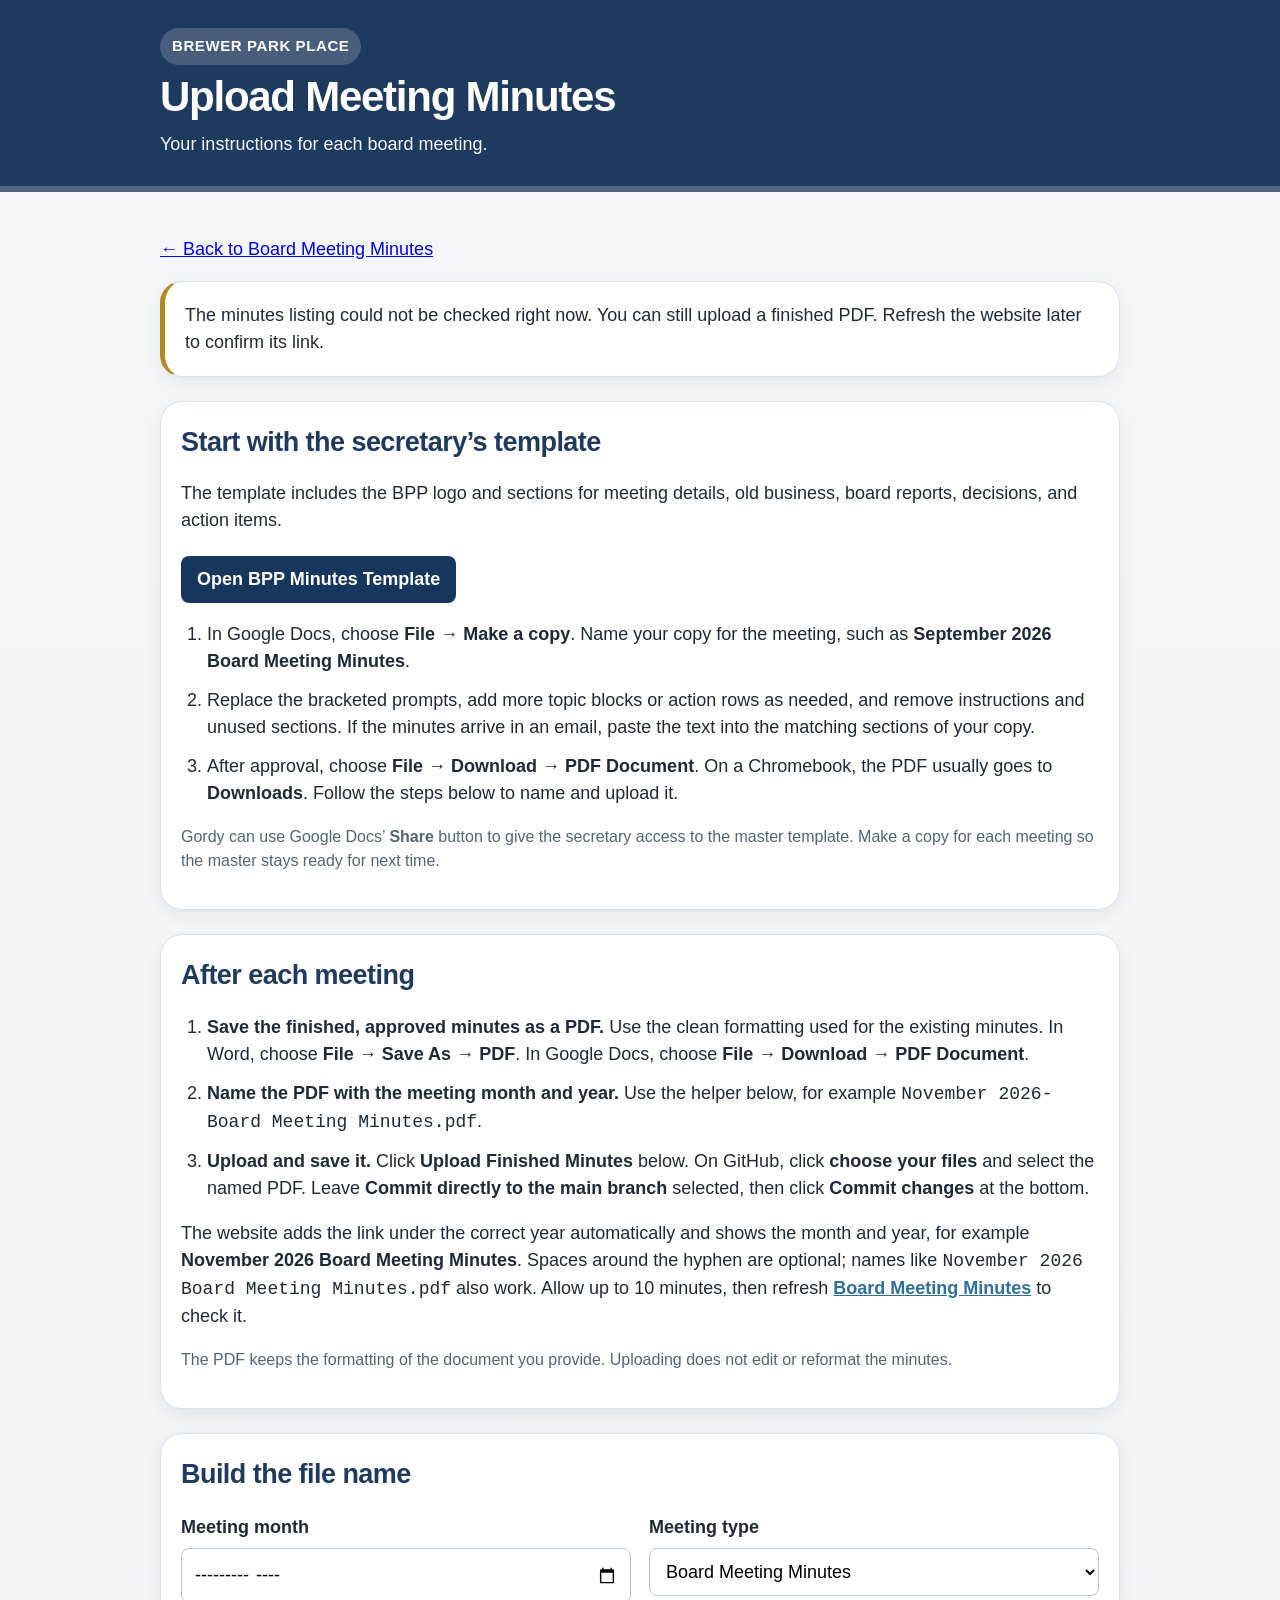
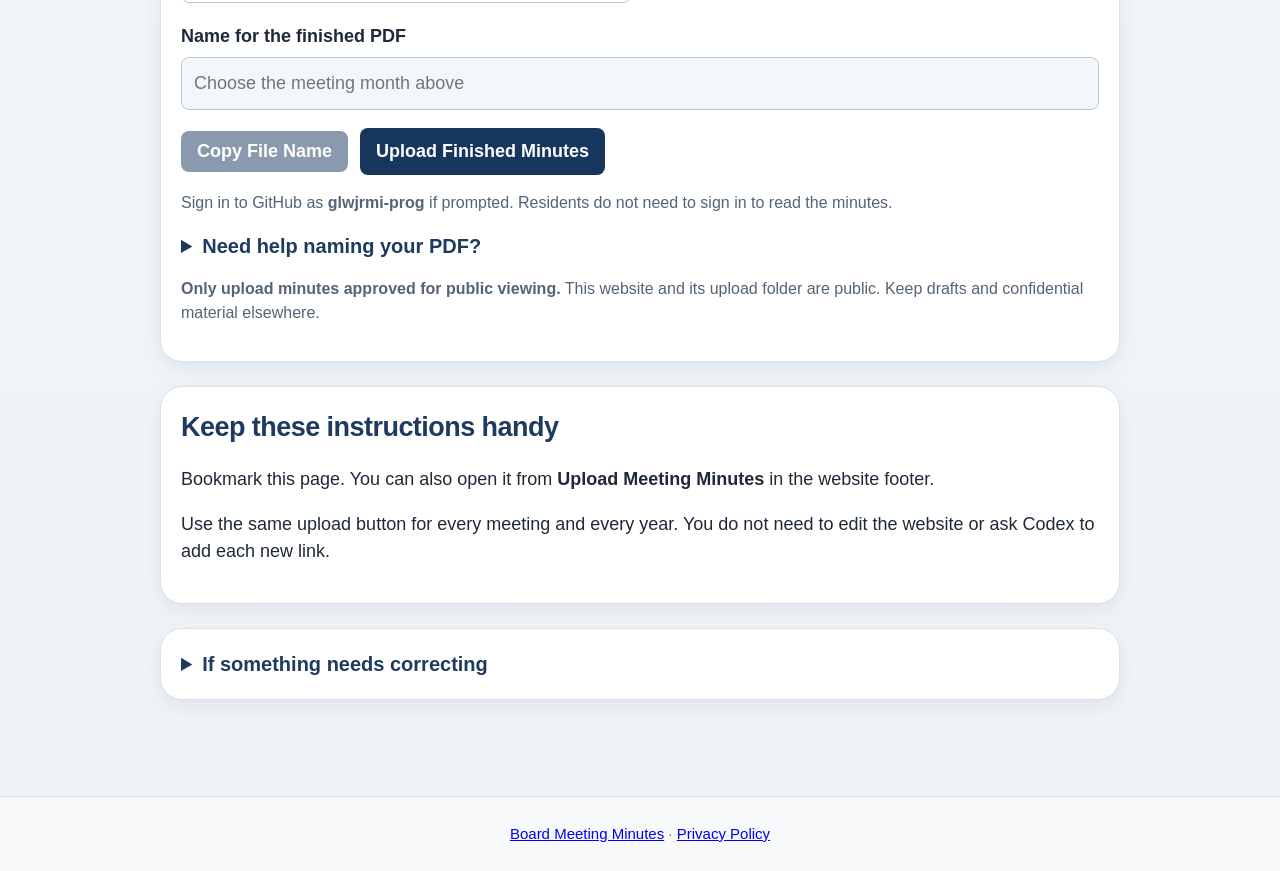
<file: minutes-upload.html>
<!DOCTYPE html>
<html lang="en">
<head>
  <meta charset="UTF-8">
  <meta name="viewport" content="width=device-width, initial-scale=1">
  <title>Upload Meeting Minutes | Brewer Park Place</title>
  <link rel="stylesheet" href="style.css?v=5">
  <style>
    .upload-header{min-height:0;background:#1f3a5f;padding:28px 24px}
    .upload-header .hero{display:block;max-width:960px}
    .upload-header h1{font-size:clamp(30px,4vw,42px)}
    .upload-header p{font-size:18px}
    .upload-main{max-width:1008px}
    .upload-main section{margin:24px 0}
    .upload-main h2{font-size:27px}
    .upload-main ol{padding-left:26px}
    .upload-main li{margin:12px 0}
    .upload-fields{display:grid;grid-template-columns:1fr 1fr;gap:18px;margin:20px 0}
    .upload-main label{display:block;font-weight:700;margin-bottom:7px}
    .upload-main input,.upload-main select,.upload-main textarea{width:100%;font:inherit;padding:12px;border:1px solid #b8c7d3;border-radius:8px;background:#fff}
    .upload-main input[readonly]{background:#f3f7fa}
    .upload-main button:disabled{opacity:.5;cursor:default;transform:none}
    .upload-main .actions{display:flex;flex-wrap:wrap;gap:12px;align-items:center;margin:14px 0}
    .upload-main .note{font-size:16px;color:#536476}
    .upload-main summary{cursor:pointer;font-size:20px;font-weight:700;color:#1f3a5f}
    .upload-main code{overflow-wrap:anywhere}
    .upload-main .status{border-left:5px solid #b78620}
    .upload-main .status.connected{border-left-color:#2f6b57}
    .upload-main [hidden]{display:none!important}
    @media(max-width:650px){.upload-fields{grid-template-columns:1fr}.upload-header{padding:24px 16px}}
    @media print{header,footer,.actions{display:none}.upload-main{padding:0}.card{box-shadow:none;break-inside:avoid}}
  </style>
  <script defer src="minutes-config.js?v=2"></script>
  <script defer src="minutes.js?v=4"></script>
  <script defer src="minutes-upload.js?v=3"></script>
</head>
<body>
<header class="upload-header">
  <div class="hero">
    <span class="brand-kicker">Brewer Park Place</span>
    <h1>Upload Meeting Minutes</h1>
    <p>Your instructions for each board meeting.</p>
  </div>
</header>
<main class="upload-main">
  <p><a href="index.html#meeting-minutes">← Back to Board Meeting Minutes</a></p>
  <div id="connectionStatus" class="card status" role="status" aria-live="polite">
    Upload approved PDFs to the website's minutes folder. The website organizes them by year.
  </div>
  <section class="card">
    <h2>Start with the secretary’s template</h2>
    <p>The template includes the BPP logo and sections for meeting details, old business, board reports, decisions, and action items.</p>
    <p><a class="button-link" href="https://docs.google.com/document/d/12zCRSy0Twe3Bu-HBk4Td_LLI7vwrVFLm2dMinVm70x4/edit" target="_blank" rel="noopener">Open BPP Minutes Template</a></p>
    <ol>
      <li>In Google Docs, choose <strong>File → Make a copy</strong>. Name your copy for the meeting, such as <strong>September 2026 Board Meeting Minutes</strong>.</li>
      <li>Replace the bracketed prompts, add more topic blocks or action rows as needed, and remove instructions and unused sections. If the minutes arrive in an email, paste the text into the matching sections of your copy.</li>
      <li>After approval, choose <strong>File → Download → PDF Document</strong>. On a Chromebook, the PDF usually goes to <strong>Downloads</strong>. Follow the steps below to name and upload it.</li>
    </ol>
    <p class="note">Gordy can use Google Docs’ <strong>Share</strong> button to give the secretary access to the master template. Make a copy for each meeting so the master stays ready for next time.</p>
  </section>
  <section class="card">
    <h2>After each meeting</h2>
    <ol>
      <li><strong>Save the finished, approved minutes as a PDF.</strong> Use the clean formatting used for the existing minutes. In Word, choose <strong>File → Save As → PDF</strong>. In Google Docs, choose <strong>File → Download → PDF Document</strong>.</li>
      <li><strong>Name the PDF with the meeting month and year.</strong> Use the helper below, for example <code>November 2026-Board Meeting Minutes.pdf</code>.</li>
      <li><strong>Upload and save it.</strong> Click <strong>Upload Finished Minutes</strong> below. On GitHub, click <strong>choose your files</strong> and select the named PDF. Leave <strong>Commit directly to the main branch</strong> selected, then click <strong>Commit changes</strong> at the bottom.</li>
    </ol>
    <p>The website adds the link under the correct year automatically and shows the month and year, for example <strong>November 2026 Board Meeting Minutes</strong>. Spaces around the hyphen are optional; names like <code>November 2026 Board Meeting Minutes.pdf</code> also work. Allow up to 10 minutes, then refresh <a href="index.html#meeting-minutes">Board Meeting Minutes</a> to check it.</p>
    <p class="note">The PDF keeps the formatting of the document you provide. Uploading does not edit or reformat the minutes.</p>
  </section>
  <section class="card">
    <h2>Build the file name</h2>
    <div class="upload-fields">
      <div><label for="meetingMonth">Meeting month</label><input id="meetingMonth" type="month" min="2000-01" max="2099-12"></div>
      <div><label for="meetingType">Meeting type</label><select id="meetingType"><option>Board Meeting Minutes</option><option>Annual Meeting Minutes</option><option>Special Meeting Minutes</option></select></div>
    </div>
    <label for="fileName">Name for the finished PDF</label>
    <input id="fileName" readonly placeholder="Choose the meeting month above">
    <div class="actions">
      <button class="button-link" id="copyFileName" type="button" disabled>Copy File Name</button>
      <a class="button-link" id="uploadFolder" href="https://github.com/glwjrmi-prog/brewer-park-place-condos/upload/main/minutes" target="_blank" rel="noopener">Upload Finished Minutes</a>
    </div>
    <p id="nameStatus" class="note" role="status" aria-live="polite"></p>
    <p class="note">Sign in to GitHub as <strong>glwjrmi-prog</strong> if prompted. Residents do not need to sign in to read the minutes.</p>
    <details>
      <summary>Need help naming your PDF?</summary>
      <p>Choose the month and meeting type above, then choose your finished PDF here. <strong>Save Named PDF Copy</strong> downloads an identical copy with the correct name. Upload that copy to GitHub.</p>
      <label for="finishedPdf">Finished, approved PDF</label>
      <input id="finishedPdf" type="file" accept=".pdf,application/pdf">
      <div class="actions"><button class="button-link" id="saveNamedPdf" type="button" disabled>Save Named PDF Copy</button></div>
      <p id="pdfStatus" class="note" role="status" aria-live="polite"></p>
    </details>
    <p class="note"><strong>Only upload minutes approved for public viewing.</strong> This website and its upload folder are public. Keep drafts and confidential material elsewhere.</p>
  </section>
  <section class="card">
    <h2>Keep these instructions handy</h2>
    <p>Bookmark this page. You can also open it from <strong>Upload Meeting Minutes</strong> in the website footer.</p>
    <p>Use the same upload button for every meeting and every year. You do not need to edit the website or ask Codex to add each new link.</p>
  </section>
  <section class="card">
    <details>
      <summary>If something needs correcting</summary>
      <p><strong>The new link is missing:</strong> wait up to 10 minutes, refresh the website, and check that the file is a PDF named with the meeting month and year, such as <code>November 2026-Board Meeting Minutes.pdf</code>. Click <a id="viewFiles" href="https://github.com/glwjrmi-prog/brewer-park-place-condos/tree/main/minutes" target="_blank" rel="noopener">View Uploaded Files</a> to confirm that GitHub saved it in the minutes folder.</p>
      <p><strong>Replace a PDF:</strong> upload the corrected PDF with the exact same file name, then click <strong>Commit changes</strong>. The existing link will open the corrected version after the website publishes.</p>
      <p><strong>Wrong month, year, or file name:</strong> save a correctly named PDF and upload it. In <strong>View Uploaded Files</strong>, open the incorrectly named file, choose <strong>Delete file</strong> from its menu, and commit that deletion.</p>
      <p class="note">Browser uploads must be smaller than 25 MiB. Deleted or replaced files can still have earlier versions in GitHub's history.</p>
    </details>
  </section>
</main>
<footer><a href="index.html#meeting-minutes">Board Meeting Minutes</a> · <a href="privacy.html">Privacy Policy</a></footer>
<!-- Cloudflare Web Analytics -->
<script type="module" src="https://static.cloudflareinsights.com/beacon.min.js" data-cf-beacon='{"token":"7044c015761f4064af6e8885f72cf62d"}'></script>
<!-- End Cloudflare Web Analytics -->
</body>
</html>
</file>
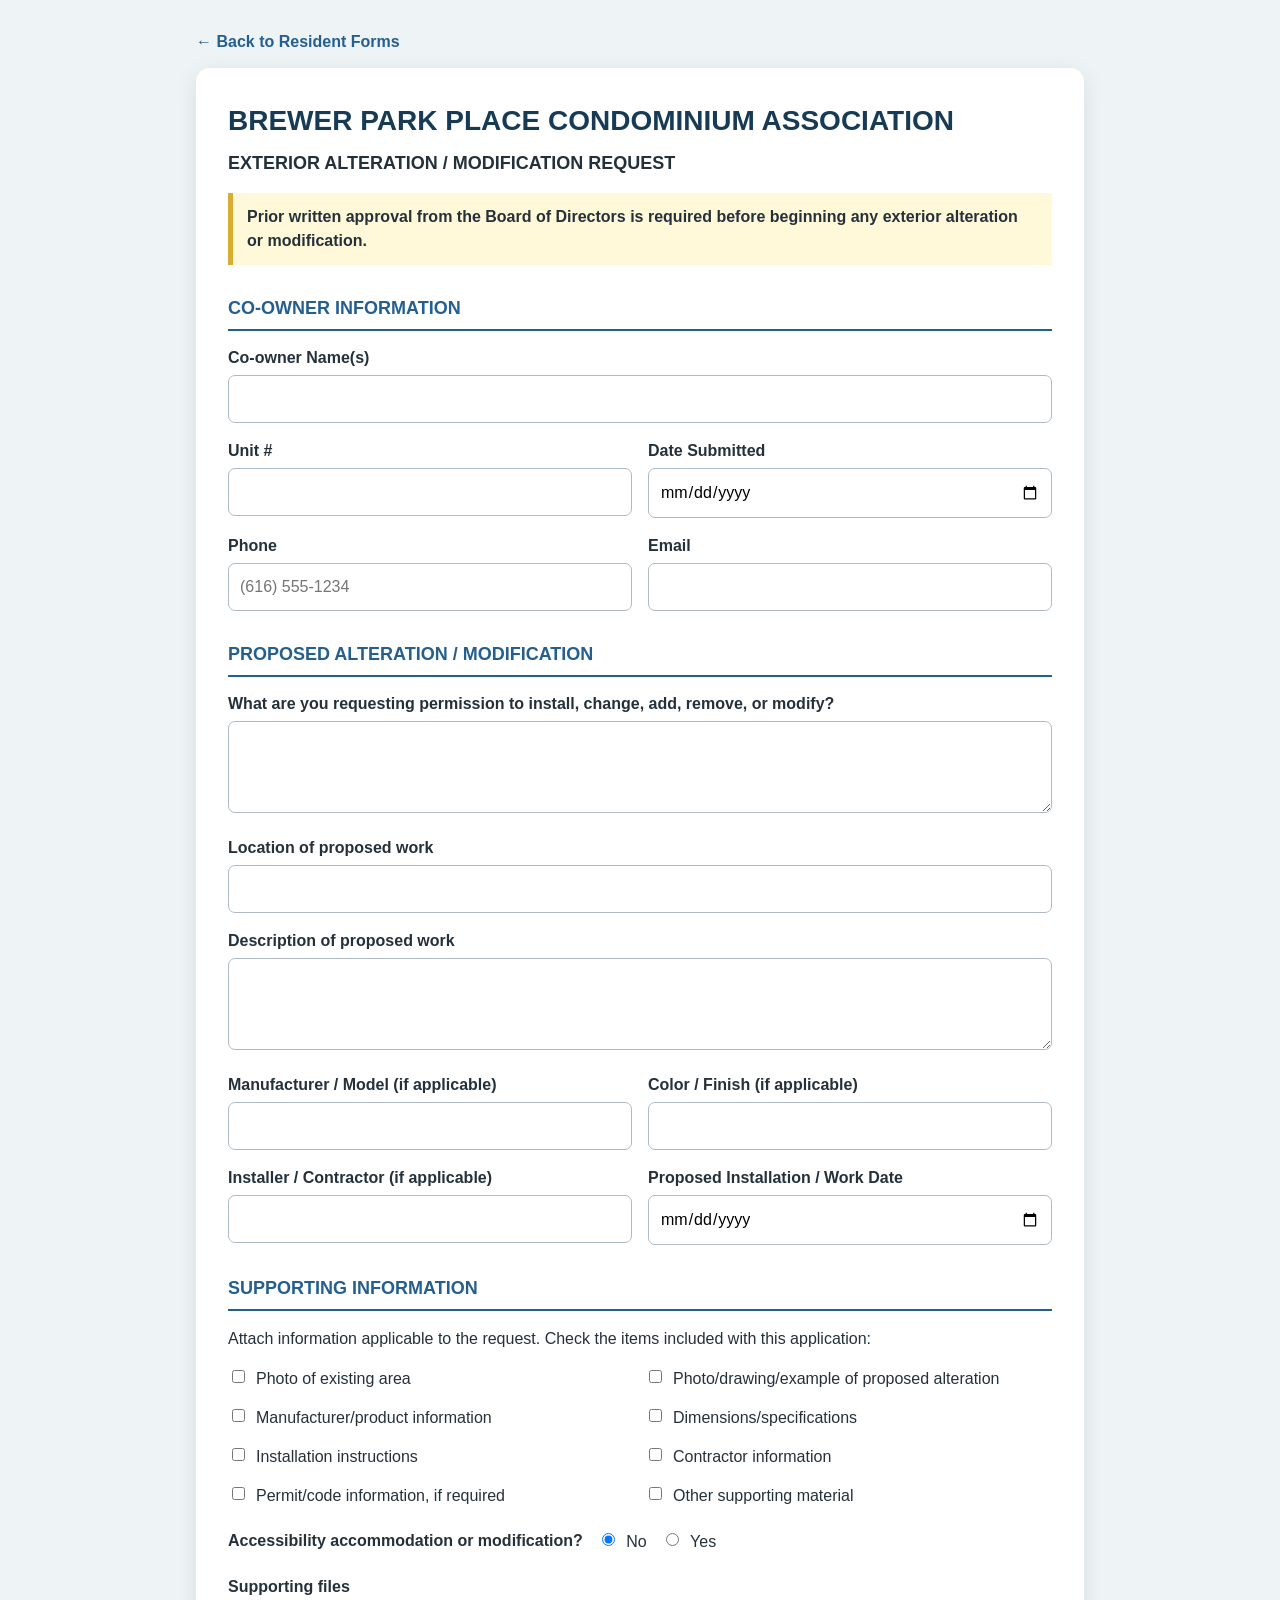
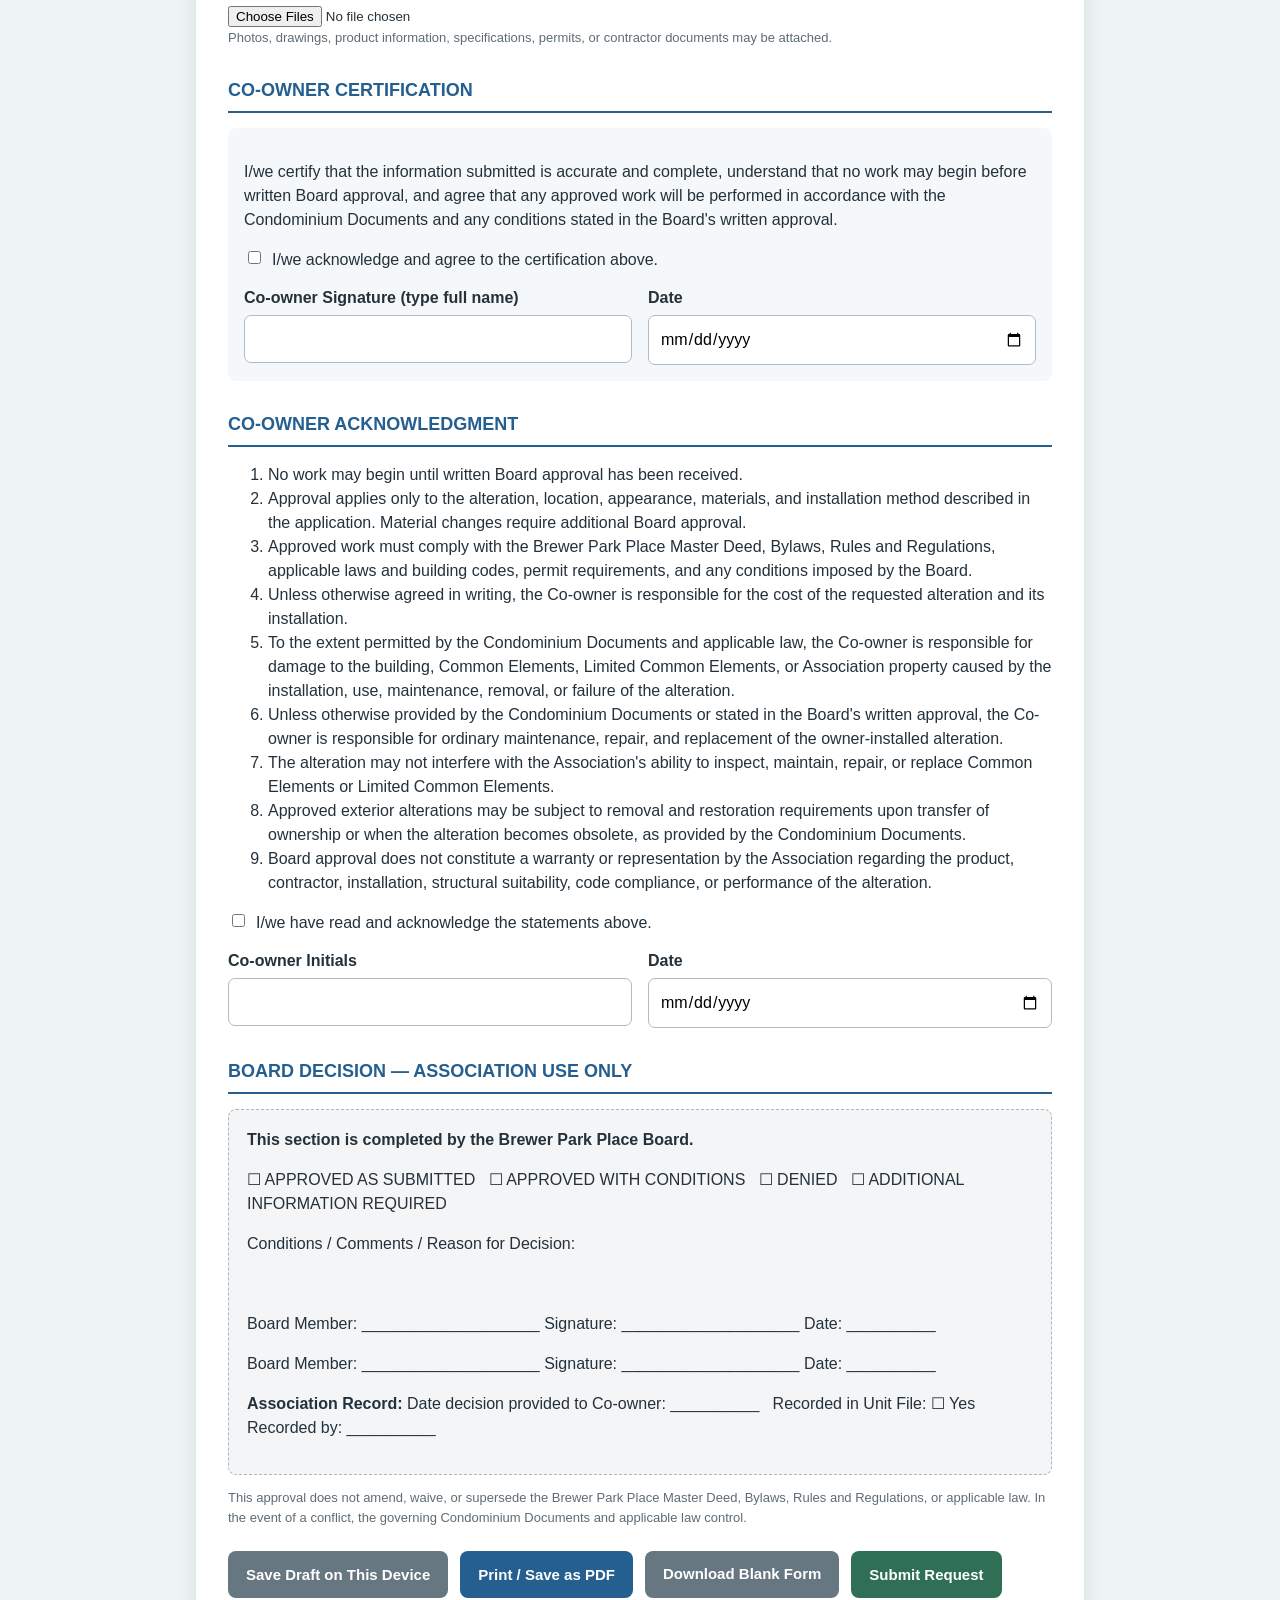
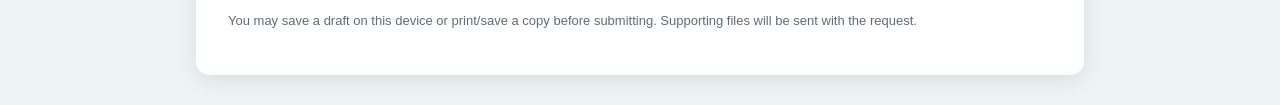
<file: modification-request.html>
<!DOCTYPE html>
<html lang="en">
<head>
<meta charset="UTF-8">
<meta name="viewport" content="width=device-width,initial-scale=1.0">
<title>Exterior Alteration / Modification Request | Brewer Park Place</title>
<style>
:root{--blue:#245f8f;--dark:#173a55;--line:#cfd8df;--soft:#f5f8fa;--text:#25313a;--green:#2f6f55}
*{box-sizing:border-box}body{margin:0;background:#eef3f6;color:var(--text);font-family:Arial,Helvetica,sans-serif;line-height:1.5}.wrap{max-width:920px;margin:30px auto;padding:0 16px}.sheet{background:white;border-radius:14px;box-shadow:0 5px 22px rgba(0,0,0,.09);padding:32px;margin-bottom:22px}h1{margin:0;color:var(--dark);font-size:28px}h2{font-size:18px;color:var(--blue);border-bottom:2px solid var(--blue);padding-bottom:7px;margin-top:30px}p.notice{background:#fff8d9;border-left:5px solid #d7ad32;padding:12px 14px}.grid{display:grid;grid-template-columns:1fr 1fr;gap:16px}.full{grid-column:1/-1}label{display:block;font-weight:700;margin-bottom:5px}input[type=text],input[type=email],input[type=tel],input[type=date],textarea{width:100%;padding:11px;border:1px solid #aebbc5;border-radius:7px;font:inherit}textarea{min-height:92px;resize:vertical}.checks{display:grid;grid-template-columns:1fr 1fr;gap:10px}.check{font-weight:400;display:flex;gap:8px;align-items:flex-start}.cert{background:var(--soft);padding:16px;border-radius:8px}.actions{display:flex;gap:12px;flex-wrap:wrap;margin-top:24px}.btn{display:inline-block;border:0;border-radius:8px;padding:12px 18px;background:var(--blue);color:white;text-decoration:none;font-weight:700;cursor:pointer;font-size:15px}.btn.secondary{background:#667782}.btn.green{background:var(--green)}.btn:disabled{opacity:.6;cursor:not-allowed}.help{font-size:13px;color:#5f6c75}.board{background:#f3f5f7;border:1px dashed #aab5bd;padding:18px;border-radius:8px}.status{display:none;margin-top:14px;padding:12px;border-radius:8px;background:#eaf4ee}.status.error{background:#fdecec;color:#8a1f1f}.back{display:inline-block;margin-bottom:14px;color:var(--blue);font-weight:700;text-decoration:none}.submitted-record{display:none;margin-top:14px;padding:12px 14px;border:1px solid #b8d7c5;background:#f3faf6;border-radius:8px}.submitted-record strong{color:#245a43}@media(max-width:650px){.grid,.checks{grid-template-columns:1fr}.sheet{padding:20px}.full{grid-column:auto}}
@media print{
@page{size:letter;margin:.35in .45in}
body{background:white;font-size:8.5pt;line-height:1.22;color:#000}.wrap{max-width:none;margin:0;padding:0}.sheet{box-shadow:none;border-radius:0;padding:0;margin:0}.actions,.back,.help.save-help,.status{display:none!important}.submitted-record{display:block!important;border:1px solid #777;background:white;padding:7px 9px;margin:7px 0 9px;break-inside:avoid}.submitted-record strong{color:#000}h1{font-size:15.5pt;line-height:1.1;margin:0 0 3px}h2{font-size:10pt;line-height:1.1;margin:10px 0 5px;padding-bottom:3px;border-bottom:1.5px solid #444}p{margin:4px 0}p.notice{background:white;border:1px solid #999;padding:6px 8px;margin:7px 0}.grid{gap:5px 9px}.full{grid-column:1/-1}label{font-size:8pt;margin-bottom:1px}input[type=text],input[type=email],input[type=tel],input[type=date],textarea{border:0;border-bottom:1px solid #777;border-radius:0;padding:1px 1px;background:white;color:#000;font-size:8.5pt;line-height:1.15}textarea{min-height:30px;height:30px;overflow:hidden}.checks{grid-template-columns:1fr 1fr;gap:2px 10px}.check{gap:4px;margin:0;font-size:8.25pt}.cert{background:white;border:1px solid #999;padding:7px 9px;break-inside:avoid}.cert .grid{margin-top:6px!important}ol{margin:4px 0 5px;padding-left:18px;font-size:7.7pt;line-height:1.17}ol li{margin:0 0 2px}.board{background:white;border:1px solid #999;padding:8px 10px;break-inside:avoid}.board p{margin:5px 0}.help{font-size:7.5pt;margin-top:5px}#attachments{font-size:8pt;padding:1px;border:0}.sheet>h2:nth-of-type(5){break-before:page}.sheet>h2:nth-of-type(5),.board{break-after:avoid}
}
</style>
</head>
<body>
<div class="wrap">
<a class="back" href="index.html#resident-forms">← Back to Resident Forms</a>
<form id="requestForm" enctype="multipart/form-data">
<div class="sheet">
<h1>BREWER PARK PLACE CONDOMINIUM ASSOCIATION</h1>
<h2 style="margin-top:8px;border:0;padding:0;color:#25313a">EXTERIOR ALTERATION / MODIFICATION REQUEST</h2>
<p class="notice"><strong>Prior written approval from the Board of Directors is required before beginning any exterior alteration or modification.</strong></p>
<div id="submittedRecord" class="submitted-record"><strong>SUBMITTED ELECTRONICALLY</strong><br><span id="submittedRecordText"></span></div>
<h2>CO-OWNER INFORMATION</h2>
<div class="grid">
<div class="full"><label for="owners">Co-owner Name(s)</label><input id="owners" name="fi-sender-fullName" type="text" required></div>
<div><label for="unit">Unit #</label><input id="unit" name="fi-text-unit" type="text" required></div>
<div><label for="dateSubmitted">Date Submitted</label><input id="dateSubmitted" name="fi-date-dateSubmitted" type="date" required></div>
<div><label for="phone">Phone</label><input id="phone" name="fi-text-phone" type="tel" placeholder="(616) 555-1234" required></div>
<div><label for="email">Email</label><input id="email" name="fi-sender-email" type="email" required></div>
</div>
<h2>PROPOSED ALTERATION / MODIFICATION</h2>
<div class="grid">
<div class="full"><label for="request">What are you requesting permission to install, change, add, remove, or modify?</label><textarea id="request" name="fi-text-request" required></textarea></div>
<div class="full"><label for="location">Location of proposed work</label><input id="location" name="fi-text-workLocation" type="text" required></div>
<div class="full"><label for="description">Description of proposed work</label><textarea id="description" name="fi-text-description" required></textarea></div>
<div><label for="manufacturer">Manufacturer / Model (if applicable)</label><input id="manufacturer" name="fi-text-manufacturerModel" type="text"></div>
<div><label for="finish">Color / Finish (if applicable)</label><input id="finish" name="fi-text-colorFinish" type="text"></div>
<div><label for="contractor">Installer / Contractor (if applicable)</label><input id="contractor" name="fi-text-installerContractor" type="text"></div>
<div><label for="workDate">Proposed Installation / Work Date</label><input id="workDate" name="fi-date-proposedWorkDate" type="date"></div>
</div>
<h2>SUPPORTING INFORMATION</h2>
<p>Attach information applicable to the request. Check the items included with this application:</p>
<div class="checks">
<label class="check"><input type="checkbox" name="fi-checkbox-support" value="Photo of existing area"> Photo of existing area</label>
<label class="check"><input type="checkbox" name="fi-checkbox-support" value="Photo/drawing/example of proposed alteration"> Photo/drawing/example of proposed alteration</label>
<label class="check"><input type="checkbox" name="fi-checkbox-support" value="Manufacturer/product information"> Manufacturer/product information</label>
<label class="check"><input type="checkbox" name="fi-checkbox-support" value="Dimensions/specifications"> Dimensions/specifications</label>
<label class="check"><input type="checkbox" name="fi-checkbox-support" value="Installation instructions"> Installation instructions</label>
<label class="check"><input type="checkbox" name="fi-checkbox-support" value="Contractor information"> Contractor information</label>
<label class="check"><input type="checkbox" name="fi-checkbox-support" value="Permit/code information"> Permit/code information, if required</label>
<label class="check"><input type="checkbox" name="fi-checkbox-support" value="Other supporting material"> Other supporting material</label>
</div>
<p><strong>Accessibility accommodation or modification?</strong> <label class="check" style="display:inline-flex;margin-left:10px"><input type="radio" name="fi-radio-accessibility" value="No" checked> No</label> <label class="check" style="display:inline-flex;margin-left:10px"><input type="radio" name="fi-radio-accessibility" value="Yes"> Yes</label></p>
<div><label for="attachments">Supporting files</label><input id="attachments" name="fi-file-attachments[]" type="file" multiple accept="image/*,.pdf,.doc,.docx"><div class="help">Photos, drawings, product information, specifications, permits, or contractor documents may be attached.</div></div>
<h2>CO-OWNER CERTIFICATION</h2>
<div class="cert"><p>I/we certify that the information submitted is accurate and complete, understand that no work may begin before written Board approval, and agree that any approved work will be performed in accordance with the Condominium Documents and any conditions stated in the Board's written approval.</p>
<label class="check"><input id="certify" name="fi-checkbox-certification" value="Acknowledged" type="checkbox" required> I/we acknowledge and agree to the certification above.</label>
<div class="grid" style="margin-top:14px"><div><label for="signature">Co-owner Signature (type full name)</label><input id="signature" name="fi-text-signature" type="text" required></div><div><label for="signatureDate">Date</label><input id="signatureDate" name="fi-date-signatureDate" type="date" required></div></div></div>
<h2>CO-OWNER ACKNOWLEDGMENT</h2>
<ol><li>No work may begin until written Board approval has been received.</li><li>Approval applies only to the alteration, location, appearance, materials, and installation method described in the application. Material changes require additional Board approval.</li><li>Approved work must comply with the Brewer Park Place Master Deed, Bylaws, Rules and Regulations, applicable laws and building codes, permit requirements, and any conditions imposed by the Board.</li><li>Unless otherwise agreed in writing, the Co-owner is responsible for the cost of the requested alteration and its installation.</li><li>To the extent permitted by the Condominium Documents and applicable law, the Co-owner is responsible for damage to the building, Common Elements, Limited Common Elements, or Association property caused by the installation, use, maintenance, removal, or failure of the alteration.</li><li>Unless otherwise provided by the Condominium Documents or stated in the Board's written approval, the Co-owner is responsible for ordinary maintenance, repair, and replacement of the owner-installed alteration.</li><li>The alteration may not interfere with the Association's ability to inspect, maintain, repair, or replace Common Elements or Limited Common Elements.</li><li>Approved exterior alterations may be subject to removal and restoration requirements upon transfer of ownership or when the alteration becomes obsolete, as provided by the Condominium Documents.</li><li>Board approval does not constitute a warranty or representation by the Association regarding the product, contractor, installation, structural suitability, code compliance, or performance of the alteration.</li></ol>
<label class="check"><input id="acknowledge" name="fi-checkbox-acknowledgment" value="Acknowledged" type="checkbox" required> I/we have read and acknowledge the statements above.</label>
<div class="grid" style="margin-top:14px"><div><label for="initials">Co-owner Initials</label><input id="initials" name="fi-text-initials" type="text" required></div><div><label for="ackDate">Date</label><input id="ackDate" name="fi-date-acknowledgmentDate" type="date" required></div></div>
<h2>BOARD DECISION — ASSOCIATION USE ONLY</h2>
<div class="board"><strong>This section is completed by the Brewer Park Place Board.</strong><p>☐ APPROVED AS SUBMITTED &nbsp; ☐ APPROVED WITH CONDITIONS &nbsp; ☐ DENIED &nbsp; ☐ ADDITIONAL INFORMATION REQUIRED</p><p>Conditions / Comments / Reason for Decision:</p><br><p>Board Member: ____________________ Signature: ____________________ Date: __________</p><p>Board Member: ____________________ Signature: ____________________ Date: __________</p><p><strong>Association Record:</strong> Date decision provided to Co-owner: __________ &nbsp; Recorded in Unit File: ☐ Yes &nbsp; Recorded by: __________</p></div>
<p class="help">This approval does not amend, waive, or supersede the Brewer Park Place Master Deed, Bylaws, Rules and Regulations, or applicable law. In the event of a conflict, the governing Condominium Documents and applicable law control.</p>
<div class="actions"><button type="button" class="btn secondary" onclick="saveDraft()">Save Draft on This Device</button><button id="printBtn" type="button" class="btn" onclick="window.print()">Print / Save as PDF</button><a class="btn secondary" href="BPP_Exterior_Alteration_Modification_Request.pdf" target="_blank" rel="noopener">Download Blank Form</a><button id="submitBtn" type="submit" class="btn green">Submit Request</button></div>
<p class="help save-help">You may save a draft on this device or print/save a copy before submitting. Supporting files will be sent with the request.</p><div id="status" class="status"></div>
</div></form></div>
<script src="https://forminit.com/sdk/v1/forminit.js"></script>
<script>
const form=document.getElementById('requestForm');const statusBox=document.getElementById('status');const submitBtn=document.getElementById('submitBtn');const printBtn=document.getElementById('printBtn');const submittedRecord=document.getElementById('submittedRecord');const submittedRecordText=document.getElementById('submittedRecordText');const forminit=new Forminit();const FORM_ID='hh8ulwlzk26';const today=new Date().toISOString().slice(0,10);['dateSubmitted','signatureDate','ackDate'].forEach(id=>{const el=document.getElementById(id);if(el&&!el.value)el.value=today;});
function saveDraft(){const data={};new FormData(form).forEach((v,k)=>{if(v instanceof File)return;if(data[k])data[k]=[].concat(data[k],v);else data[k]=v;});localStorage.setItem('bppModificationDraft',JSON.stringify(data));statusBox.classList.remove('error');statusBox.style.display='block';statusBox.textContent='Draft saved on this device. Attachments are not stored in the draft and must be selected again before submitting.';}
function restoreDraft(){try{const data=JSON.parse(localStorage.getItem('bppModificationDraft')||'null');if(!data)return;Object.entries(data).forEach(([k,v])=>{const vals=[].concat(v);document.querySelectorAll(`[name="${k}"]`).forEach(el=>{if(el.type==='checkbox'||el.type==='radio')el.checked=vals.includes(el.value);else el.value=vals[0]||'';});});}catch(e){}}restoreDraft();
form.addEventListener('submit',async e=>{e.preventDefault();if(!form.reportValidity())return;submitBtn.disabled=true;submitBtn.textContent='Submitting…';statusBox.classList.remove('error');statusBox.style.display='block';statusBox.textContent='Submitting your request to Brewer Park Place…';statusBox.scrollIntoView({behavior:'smooth',block:'center'});try{const formData=new FormData(form);const {data,error}=await forminit.submit(FORM_ID,formData);if(error)throw new Error(error.message||'The request could not be submitted.');localStorage.removeItem('bppModificationDraft');const stamp=new Date().toLocaleString('en-US',{dateStyle:'long',timeStyle:'short'});submittedRecord.style.display='block';submittedRecordText.textContent='Submitted to Brewer Park Place on '+stamp+'. The typed co-owner signature and acknowledgments shown below were included with the electronic submission.';printBtn.textContent='Print Completed Form / Save PDF';statusBox.classList.remove('error');statusBox.innerHTML='<strong>Your request was submitted successfully.</strong><br>Brewer Park Place has been notified at building@bppcondos.org and the supporting files were included with the submission.<br><br><strong>Next Step:</strong> Click “Print Completed Form / Save PDF” above and print the completed request. The printed form must be provided to the Brewer Park Place Board for review and completion of the Board Decision section.<br><br><strong>Do not begin work until you have received written Board approval.</strong>';}catch(error){statusBox.classList.add('error');statusBox.innerHTML='<strong>Your request was not submitted.</strong><br>'+(error.message||'Please try again. Your entries remain on this page.');}finally{submitBtn.disabled=false;submitBtn.textContent='Submit Request';}});
</script>
<!-- Cloudflare Web Analytics -->
<script type="module" src="https://static.cloudflareinsights.com/beacon.min.js" data-cf-beacon='{"token":"7044c015761f4064af6e8885f72cf62d"}'></script>
<!-- End Cloudflare Web Analytics -->
</body>
</html>
</file>
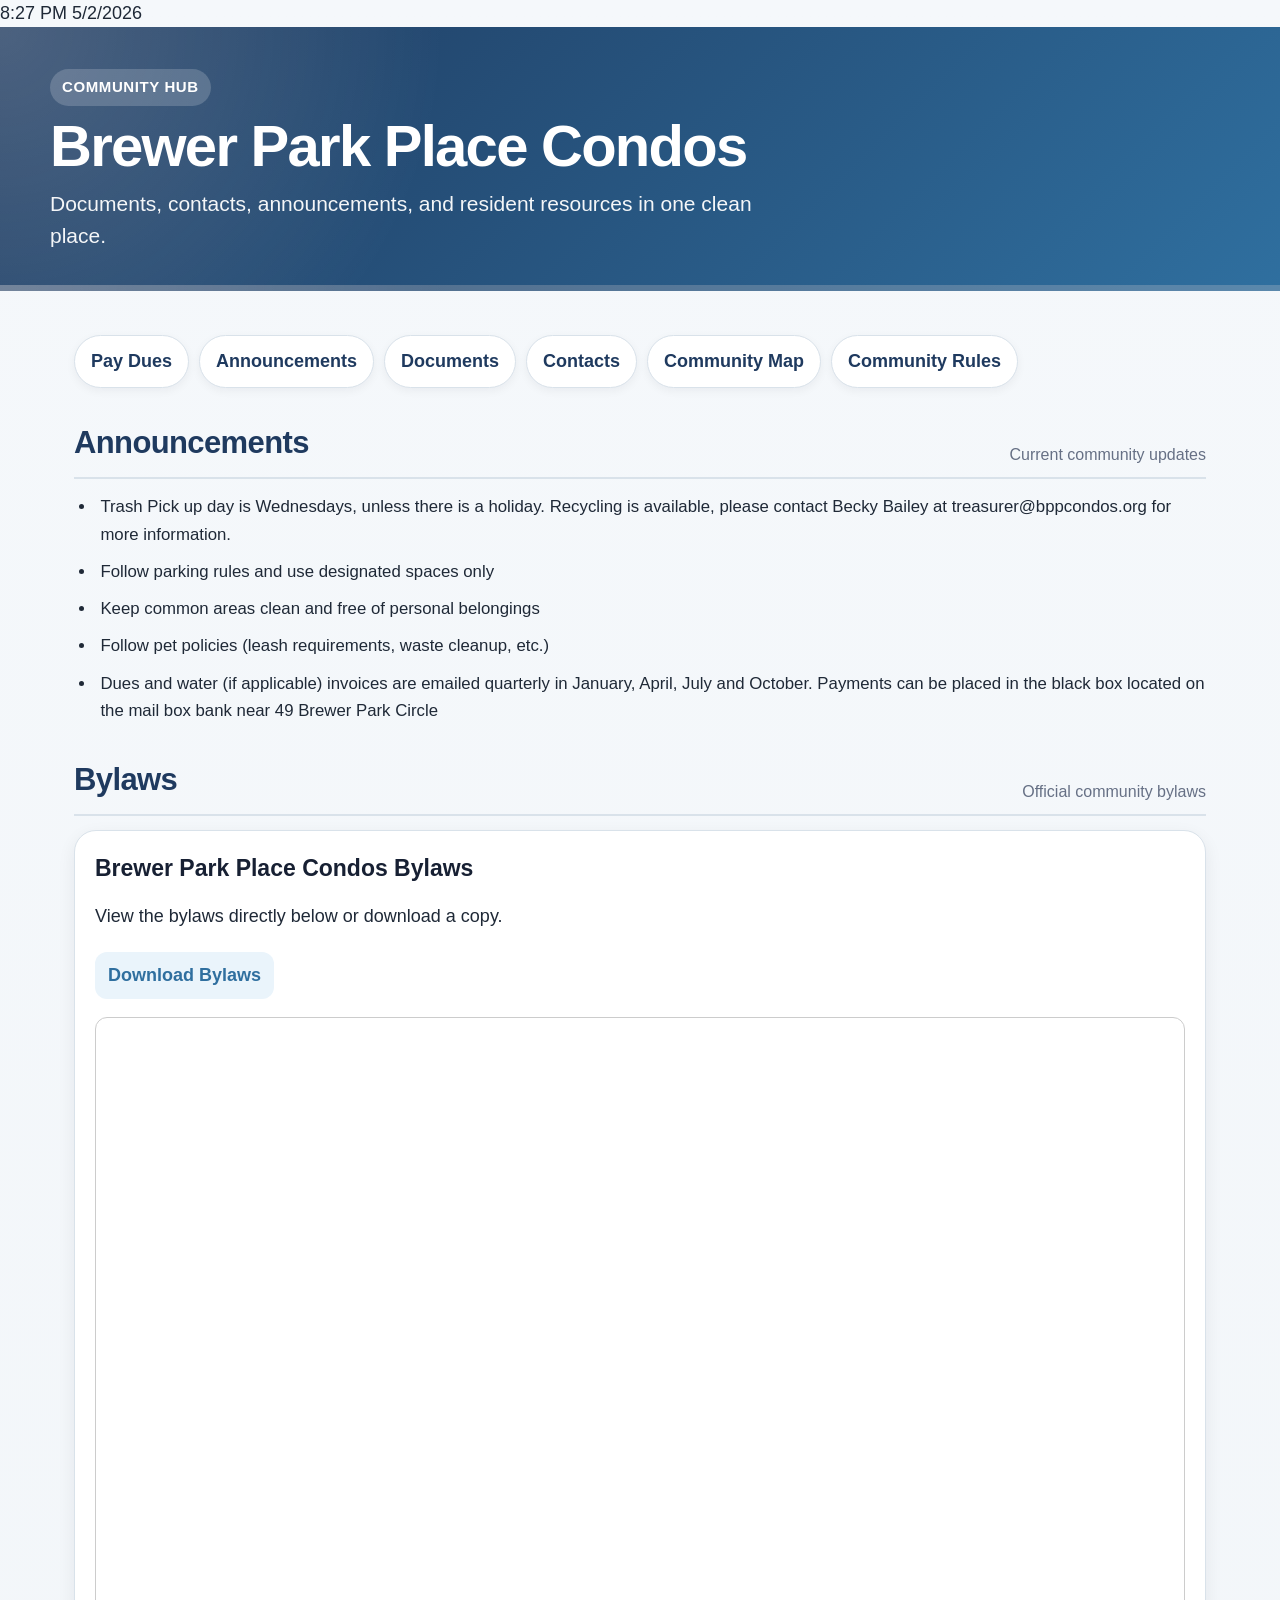
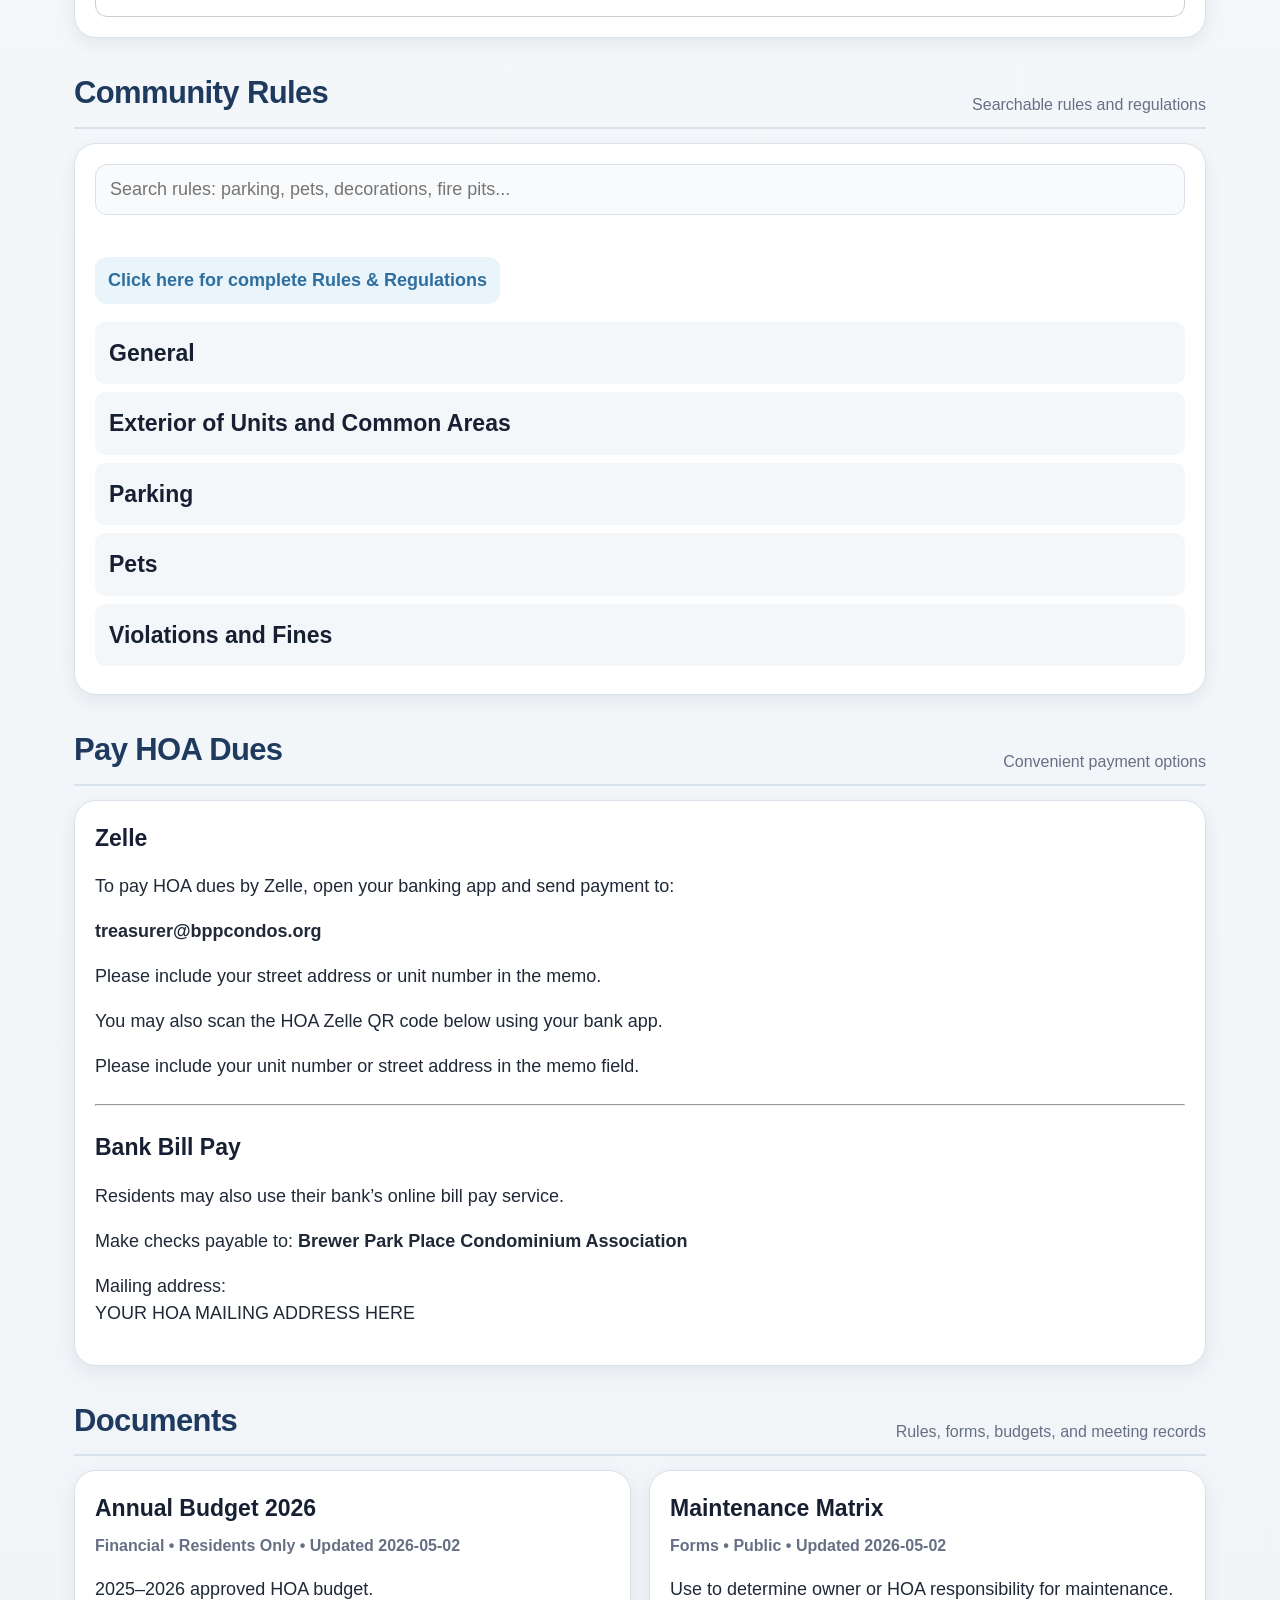
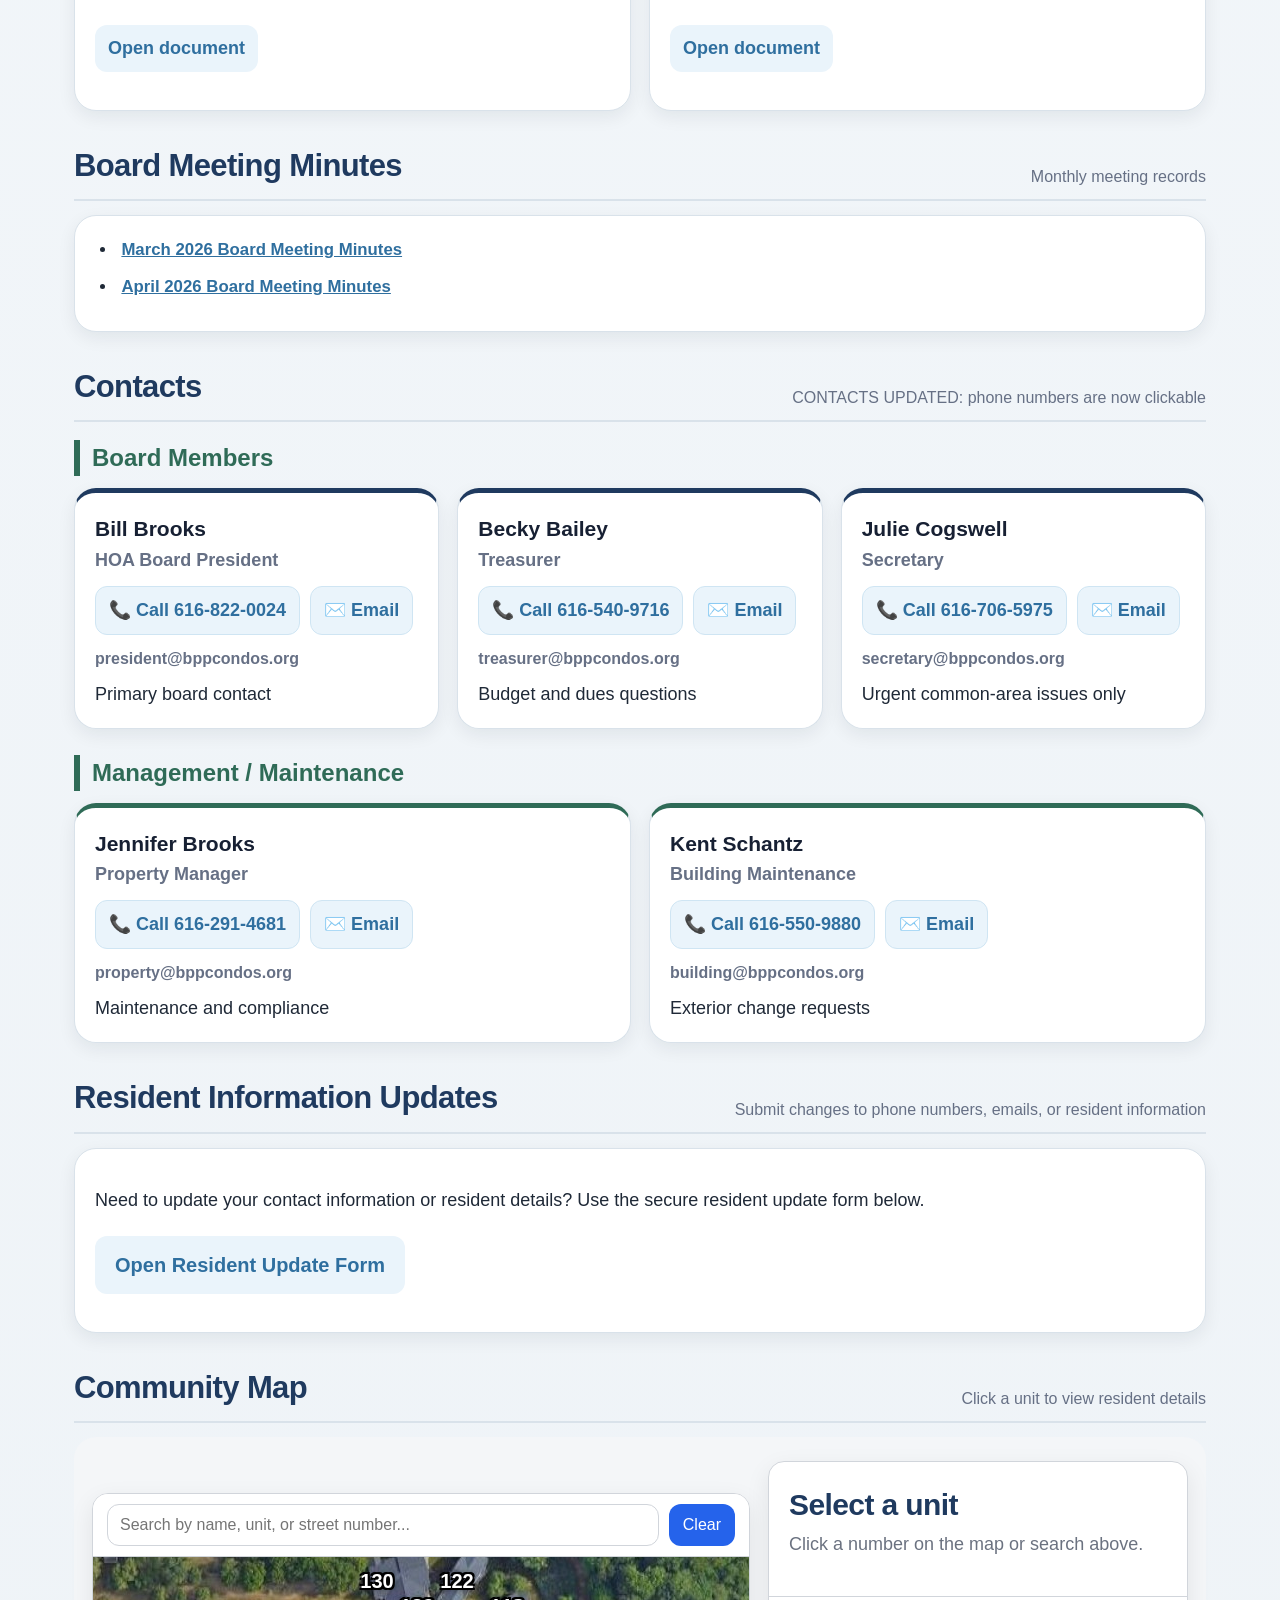
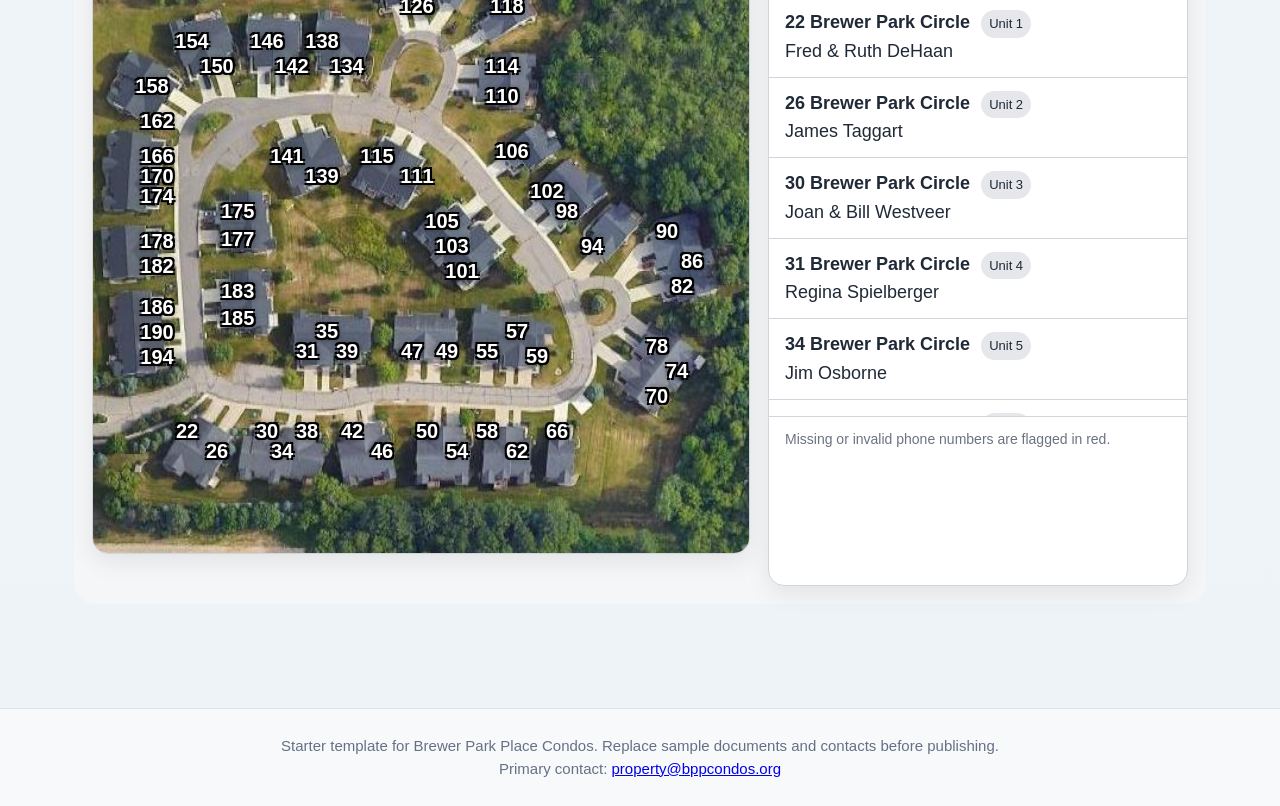
<file: OLD-BPP-backup.html>
8:27 PM 5/2/2026<!DOCTYPE html>
<html lang="en">
<head>
  <meta charset="UTF-8" />
  <meta name="viewport" content="width=device-width, initial-scale=1.0" />
  <title>Brewer Park Place Condos | Community Hub</title>
 
  <style>
    .rules-title{
  cursor:pointer;
  background:#f3f7fa;
  padding:14px;
  border-radius:10px;
  margin-top:14px;
}

.rules-content{
  display:none;
  padding:14px;
}
    :root {
      --navy: #1f3a5f;
      --blue: #2f6f9f;
      --sky: #eaf4fb;
      --green: #2f6b57;
      --cream: #f7f4ed;
      --border: #d9e2ea;
      --text: #1f2937;
      --muted: #667085;
      --card: #ffffff;
      --important: #fff6d7;
      --urgent: #ffe4e4;
      --shadow: 0 10px 28px rgba(15, 23, 42, .09);
    }

    * { box-sizing: border-box; }
    html { scroll-behavior: smooth; }
    body {
      margin: 0;
      font-family: Arial, Helvetica, sans-serif;
      color: var(--text);
      background: linear-gradient(180deg, #f5f8fb 0%, #eef3f7 100%);
      font-size: 18px;
      line-height: 1.5;
    }

    header {
      color: white;
      background:
        radial-gradient(circle at top left, rgba(255,255,255,.20), transparent 34%),
        linear-gradient(135deg, var(--navy), var(--blue));
      padding: 42px 22px 34px;
      border-bottom: 6px solid rgba(255,255,255,.22);
    }

    .hero {
      max-width: 1180px;
      margin: 0 auto;
      display: grid;
      grid-template-columns: 1fr auto;
      gap: 22px;
      align-items: center;
    }

    .brand-kicker {
      display: inline-block;
      margin-bottom: 10px;
      padding: 7px 12px;
      border-radius: 999px;
      background: rgba(255,255,255,.18);
      font-size: 15px;
      font-weight: 700;
      letter-spacing: .04em;
      text-transform: uppercase;
    }

    header h1 {
      margin: 0;
      font-size: clamp(36px, 5vw, 58px);
      line-height: 1.05;
      letter-spacing: -.03em;
    }

    header p {
      margin: 12px 0 0;
      font-size: 21px;
      opacity: .95;
      max-width: 760px;
    }

    .hero-card {
      background: rgba(255,255,255,.15);
      border: 1px solid rgba(255,255,255,.28);
      border-radius: 22px;
      padding: 18px;
      min-width: 260px;
      box-shadow: 0 12px 30px rgba(0,0,0,.12);
    }

    .hero-card strong {
      display: block;
      font-size: 18px;
      margin-bottom: 4px;
    }

    main {
      max-width: 1180px;
      margin: 0 auto;
      padding: 26px 24px 36px;
    }

    .toolbar {
      display: grid;
      grid-template-columns: 1fr auto;
      gap: 14px;
      margin: -48px 0 22px;
      align-items: center;
    }

    .search-wrap {
      background: white;
      border: 1px solid var(--border);
      border-radius: 20px;
      box-shadow: var(--shadow);
      padding: 10px;
    }

    input[type="search"] {
      width: 100%;
      padding: 17px 18px;
      border: 0;
      outline: 0;
      border-radius: 14px;
      font-size: 20px;
      background: #f8fafc;
    }

    .pill {
      display: inline-flex;
      align-items: center;
      justify-content: center;
      padding: 13px 16px;
      border-radius: 999px;
      background: white;
      color: var(--navy);
      border: 1px solid var(--border);
      box-shadow: var(--shadow);
      font-size: 15px;
      font-weight: 700;
      white-space: nowrap;
      min-height: 55px;
    }

    nav {
      display: flex;
      flex-wrap: wrap;
      gap: 10px;
      margin: 18px 0 28px;
    }

    nav a {
      color: var(--navy);
      background: white;
      border: 1px solid var(--border);
      padding: 12px 16px;
      border-radius: 999px;
      text-decoration: none;
      font-weight: 700;
      box-shadow: 0 3px 10px rgba(15, 23, 42, .05);
    }

    nav a:hover { border-color: var(--blue); }

    .section-title {
      display: flex;
      justify-content: space-between;
      align-items: end;
      gap: 16px;
      margin-bottom: 14px;
      border-bottom: 2px solid var(--border);
      padding-bottom: 10px;
    }

    section { margin: 32px 0; }
    h2 {
      color: var(--navy);
      font-size: 31px;
      margin: 0;
      letter-spacing: -.02em;
    }

    .section-note {
      color: var(--muted);
      font-size: 16px;
      margin: 0;
    }

    .grid {
      display: grid;
      grid-template-columns: repeat(auto-fit, minmax(310px, 1fr));
      gap: 18px;
    }

    .card {
      background: var(--card);
      border: 1px solid var(--border);
      border-radius: 22px;
      padding: 20px;
      box-shadow: 0 6px 18px rgba(15, 23, 42, .07);
    }

    .card h3 {
      margin: 0 0 8px;
      font-size: 23px;
      color: #172033;
    }

    .meta {
      color: var(--muted);
      font-size: 16px;
      margin-bottom: 9px;
      font-weight: 600;
    }

    .card a {
      color: var(--blue);
      font-weight: 700;
    }

    .button-link {
      display: inline-block;
      margin-top: 4px;
      padding: 10px 13px;
      border-radius: 12px;
      background: var(--sky);
      text-decoration: none;
    }


    .announcement-list {
      margin: 0;
      padding-left: 1.4rem;
      font-size: 1.05rem;
      line-height: 1.65;
    }
    .announcement-list li {
      margin: 0 0 .6rem;
      padding-left: .25rem;
    }
    .announcement.important { background: var(--important); border-color: #f3d36b; }
    .announcement.urgent { background: var(--urgent); border-color: #ee9a9a; }

    .notice {
      border-left: 6px solid var(--blue);
      background: white;
      padding: 17px 19px;
      border-radius: 16px;
      margin: 0 0 18px;
      box-shadow: 0 4px 14px rgba(15, 23, 42, .05);
    }

    .quick-card {
      border-top: 5px solid var(--blue);
    }



    .contact-tools {
      display: grid;
      grid-template-columns: 1fr auto;
      gap: 12px;
      align-items: center;
      margin-bottom: 18px;
    }

    .contact-search {
      width: 100%;
      padding: 15px 16px;
      border: 1px solid var(--border);
      border-radius: 16px;
      font-size: 18px;
      background: white;
      box-shadow: 0 4px 14px rgba(15, 23, 42, .05);
    }

    .contact-count {
      white-space: nowrap;
      color: var(--muted);
      font-size: 15px;
      font-weight: 700;
    }

    .contact-group {
      margin: 18px 0 26px;
    }

    .contact-group-title {
      margin: 0 0 12px;
      color: var(--green);
      font-size: 24px;
      border-left: 6px solid var(--green);
      padding-left: 12px;
    }

    .contact-card {
      position: relative;
      overflow: hidden;
      border-top: 5px solid var(--blue);
    }

    .contact-card.board { border-top-color: var(--navy); }
    .contact-card.management { border-top-color: var(--green); }
    .contact-card.emergency { border-top-color: #b42318; }

    .contact-name {
      font-size: 21px;
      font-weight: 800;
      color: #172033;
      margin-bottom: 2px;
    }

    .contact-role {
      color: var(--muted);
      font-weight: 700;
      margin-bottom: 12px;
    }

    .contact-actions {
      display: flex;
      flex-wrap: wrap;
      gap: 10px;
      margin: 12px 0;
    }

    .contact-button {
      display: inline-flex;
      align-items: center;
      gap: 7px;
      padding: 10px 13px;
      border-radius: 12px;
      background: var(--sky);
      color: var(--blue);
      text-decoration: none;
      font-weight: 800;
      border: 1px solid #cfe5f3;
    }

    .contact-button.emergency {
      color: #b42318;
      background: #fff1f0;
      border-color: #ffd1cc;
    }

    .contact-note {
      margin-top: 10px;
      color: var(--text);
    }

    .private-note {
      margin-top: 12px;
      padding: 12px;
      border-radius: 14px;
      background: #f8fafc;
      color: var(--muted);
      font-size: 15px;
      border: 1px dashed var(--border);
    }

    footer {
      border-top: 1px solid var(--border);
      margin-top: 36px;
      padding: 26px;
      color: var(--muted);
      text-align: center;
      font-size: 15px;
      background: rgba(255,255,255,.55);
    }

    .hidden { display: none !important; }

    @media (max-width: 760px) {
      body { font-size: 17px; }
      .hero { grid-template-columns: 1fr; }
      .hero-card { min-width: auto; }
      main { padding: 18px 16px 30px; }
      .toolbar { grid-template-columns: 1fr; margin-top: -36px; }
      .section-title { display: block; }
      .section-note { margin-top: 4px; }
      .contact-tools { grid-template-columns: 1fr; }
    }
  
    /* Embedded Community Map Dashboard */

#community-map-dashboard {
  background:#f4f6f8;
  color:#1f2937;
  border-radius:22px;
  overflow:visible;
  padding-top:6px;
}
#community-map-dashboard * { box-sizing:border-box; }
#community-map-dashboard .app {
  display:grid;
  grid-template-columns:1fr 420px;
  gap:18px;
  padding:18px;
  max-width:1400px;
  margin:0 auto;
}
#community-map-dashboard .panel { background:#fff; border:1px solid #d1d5db; border-radius:16px; box-shadow:0 8px 24px rgba(0,0,0,.08); overflow:hidden; }
#community-map-dashboard .toolbar {
  padding:10px 14px;
  display:flex;
  gap:10px;
  border-bottom:1px solid #d1d5db;
  align-items:center;
  height:auto;
  background:#ffffff;
  position:sticky;
  top:0;
  z-index:20;
}
#community-map-dashboard input {
  width:100%;
  font-size:16px;
  padding:10px 12px;
  height:42px;
  border:1px solid #d1d5db;
  border-radius:12px;
}
#community-map-dashboard button {
  font-size:16px;
  height:42px;
  padding:0 14px;
  border:0;
  border-radius:12px;
  background:#2563eb;
  color:#fff;
  cursor:pointer;
}
#community-map-dashboard button:hover { background:#1d4ed8; }
#community-map-dashboard .map-wrap {
  position:relative;
  width:100%;
  overflow:auto;
  background:#e5e7eb;
  display:flex;
  justify-content:center;
}
#community-map-dashboard .map-inner {
  position: relative;
  display: inline-block;
}

#community-map-dashboard .map-inner img {
  display: block;
  max-width: none;
}
    
#community-map-dashboard .marker {
  position: absolute;
  transform: translate(-50%,-50%);
  
  background: transparent;
  border: 0;
  cursor: pointer;

  color: white;
  font-weight: 900;
  font-size: 20px;
  line-height: 1;

  text-shadow:
    -2px -2px 0 #000,
     2px -2px 0 #000,
    -2px  2px 0 #000,
     2px  2px 0 #000,
     0 0 6px #000;

  padding: 0;
  margin: 0;

  display: flex;
  align-items: center;
  justify-content: center;

  min-width: 28px;
  min-height: 28px;
}
#community-map-dashboard .marker:hover,
#community-map-dashboard .marker.active { background:rgba(37,99,235,.25); border-color:#2563eb; box-shadow:0 0 0 4px rgba(37,99,235,.2); }
#community-map-dashboard .marker.problem { border-color:rgba(220,38,38,.45); }
#community-map-dashboard .detail { padding:20px; }
#community-map-dashboard .detail h2 { font-size:30px; margin:0 0 4px; }
#community-map-dashboard .sub { font-size:18px; color:#6b7280; margin-bottom:18px; }
#community-map-dashboard .info-row { border-top:1px solid #d1d5db; padding:14px 0; }
#community-map-dashboard .label { font-size:14px; color:#6b7280; text-transform:uppercase; letter-spacing:.05em; margin-bottom:4px; }
#community-map-dashboard .value { font-size:22px; font-weight:700; }
#community-map-dashboard .phone a { color:#2563eb; text-decoration:none; }
#community-map-dashboard .note { color:#dc2626; font-weight:700; }
#community-map-dashboard .list { max-height:420px; overflow:auto; border-top:1px solid #d1d5db; }
#community-map-dashboard .list-item { padding:12px 16px; border-bottom:1px solid #d1d5db; cursor:pointer; }
#community-map-dashboard .list-item:hover { background:#eff6ff; }
#community-map-dashboard .badge { display:inline-block; font-size:13px; padding:4px 8px; border-radius:999px; background:#e5e7eb; margin-left:6px; }
#community-map-dashboard .badge.warn { color:#991b1b; background:#fee2e2; }
#community-map-dashboard .footer-note { padding:12px 16px; color:#6b7280; font-size:14px; border-top:1px solid #d1d5db; }
@media(max-width:950px) {
  #community-map-dashboard .app { grid-template-columns:1fr; }
  #community-map-dashboard .map-wrap { max-height:70vh; }
}

  
#community-map-dashboard .marker.search-match {
  background:rgba(220,38,38,.32);
  border-color:#dc2626;
  box-shadow:0 0 0 6px rgba(220,38,38,.22);
}

  </style>
</head>
<body>
<header>
  <div class="hero">
    <div>
      <span class="brand-kicker">Community Hub</span>
      <h1 id="hoaName">Brewer Park Place Condos</h1>
      <p id="subtitle">Documents, contacts, announcements, and resident resources in one clean place.</p>
    </div>
    
  </div>
</header>

<main>
  

  <nav aria-label="Main sections">
    <a href="#pay-dues">Pay Dues</a>
    <a href="#announcements">Announcements</a>
    <a href="#documents">Documents</a>
    <a href="#contacts">Contacts</a>
    <a href="#community-map">Community Map</a>
    <a href="#community-rules">Community Rules</a>
  </nav>

 <section id="announcements">
  <div class="section-title">
    <h2>Announcements</h2>
    <p class="section-note">Current community updates</p>
  </div>
  <ul id="announcementGrid" class="announcement-list"></ul>
</section>


 <section id="bylaws">
  <div class="section-title">
    <h2>Bylaws</h2>
    <p class="section-note">Official community bylaws</p>
  </div>

  <div class="card">
  <h3>Brewer Park Place Condos Bylaws</h3>
  <p>View the bylaws directly below or download a copy.</p>

  <p>
    <a class="button-link" href="https://drive.google.com/file/d/1m_-ugWsVs1j09Rn-tsZ5_aQtZBNSDhpb/view?usp=sharing" target="_blank">
      Download Bylaws
    </a>
  </p>

  <iframe
      src="https://drive.google.com/file/d/1m_-ugWsVs1j09Rn-tsZ5_aQtZBNSDhpb/preview"
      width="100%" 
      height="600px" 
      style="border:1px solid #ccc; border-radius:12px;">
    </iframe>
  </div>
</section>
  <section id="community-rules">
  <div class="section-title">
    <h2>Community Rules</h2>
    <p class="section-note">Searchable rules and regulations</p>
  </div>

  <div class="card">

    <input
      id="rulesSearch"
      type="search"
      placeholder="Search rules: parking, pets, decorations, fire pits..."
      style="width:100%; padding:14px; font-size:18px; border:1px solid #d9e2ea; border-radius:12px; margin-bottom:20px;"
    >

    <p>
      <a class="button-link"
         href="https://drive.google.com/file/d/1xYm-x0zJaUz3wFuI6spm7TD19qVD8xUI/view?usp=sharing"
         target="_blank">
         Click here for complete Rules & Regulations
      </a>
    </p>

    <div class="rules-section">
      <h3 class="rules-title">General</h3>
      <div class="rules-content">
        <p>No yard sales, garage sales, rummage or estate sales, or auctions are permitted.</p>
        <p>Co-owners selling units must notify the Board and provide realtor information.</p>
      </div>
    </div>

    <div class="rules-section">
      <h3 class="rules-title">Exterior of Units and Common Areas</h3>
      <div class="rules-content">
        <p>No more than three security cameras may be attached to a unit.</p>
        <p>Wind chimes are prohibited.</p>
        <p>Trash containers must remain in garages except on trash day.</p>
        <p>Propane fire tables are allowed if compliant with fire codes.</p>
      </div>
    </div>

    <div class="rules-section">
      <h3 class="rules-title">Parking</h3>
      <div class="rules-content">
        <p>Guests should use driveways or guest parking lots.</p>
        <p>No parking on sidewalks or grass.</p>
        <p>Garage doors should remain closed except during active use.</p>
      </div>
    </div>

    <div class="rules-section">
      <h3 class="rules-title">Pets</h3>
      <div class="rules-content">
        <p>Pets must be leashed and under control outdoors.</p>
        <p>Residents must immediately clean up after pets.</p>
        <p>Pet owners must complete pet registration.</p>
      </div>
    </div>

    <div class="rules-section">
      <h3 class="rules-title">Violations and Fines</h3>
      <div class="rules-content">
        <p>The Board may levy fines for violations.</p>
        <p>$100 fines may apply after 30 days.</p>
        <p>$500 fines may apply after 60 days or repeated violations.</p>
      </div>
    </div>

  </div>
</section>
  <section id="pay-dues">
  <div class="section-title">
    <h2>Pay HOA Dues</h2>
    <p class="section-note">Convenient payment options</p>
  </div>

  <div class="card">

    
<h3>Zelle</h3>
<p>To pay HOA dues by Zelle, open your banking app and send payment to:</p>
<p><strong>treasurer@bppcondos.org</strong></p>
<p>Please include your street address or unit number in the memo.</p>
<p>You may also scan the HOA Zelle QR code below using your bank app.</p>
    <p>
      Please include your unit number or street address in the memo field.
    </p>

    <hr style="margin:24px 0;">

    <h3>Bank Bill Pay</h3>

    <p>
      Residents may also use their bank’s online bill pay service.
    </p>

    <p>
      Make checks payable to:
      <strong>Brewer Park Place Condominium Association</strong>
    </p>

    <p>
      Mailing address:<br>
      YOUR HOA MAILING ADDRESS HERE
    </p>

  </div>
</section>
  <section id="documents">
  <div class="section-title">
    <h2>Documents</h2>
    <p class="section-note">Rules, forms, budgets, and meeting records</p>
  </div>

  <div id="documentGrid" class="grid"></div>
</section>
 <section id="meeting-minutes">
  <div class="section-title">
    <h2>Board Meeting Minutes</h2>
    <p class="section-note">Monthly meeting records</p>
  </div>

  <div class="card">
    <ul class="announcement-list">

      <li>
        <a href="https://drive.google.com/file/d/1KUnZX_1uBzK_K31FCvzOLIOJaQi0rBA9/view?usp=sharing" target="_blank">
          March 2026 Board Meeting Minutes
        </a>
      </li>
      
      <li>
        <a href="https://drive.google.com/file/d/18lxhR6MXRfJQtGwbCtFrB0yf-QX0rPBX/view?usp=sharing" target="_blank">
          April 2026 Board Meeting Minutes
        </a>
      </li>

      

    </ul>
  </div>
</section>
  <section id="contacts">
  <div class="section-title">
    <h2>Contacts</h2>
    <p class="section-note">CONTACTS UPDATED: phone numbers are now clickable</p>
  </div>
    <span id="contactCount" style="display:none;"></span>
    <div id="contactGroups"></div>
  </section>

<section id="resident-updates">
  <div class="section-title">
    <h2>Resident Information Updates</h2>
    <p class="section-note">Submit changes to phone numbers, emails, or resident information</p>
  </div>

  <div class="card">

    <p>
      Need to update your contact information or resident details?
      Use the secure resident update form below.
    </p>

    <p>
      <a
        class="button-link"
        href="https://docs.google.com/forms/d/e/1FAIpQLScCni-2s0RUmHZD7UbjFWbjisVUMGKxMQ0u1I9mauL1jC-TzA/viewform?usp=sharing"
        target="_blank"
        rel="noopener"
        style="font-size:20px; padding:14px 20px;"
      >
        Open Resident Update Form
      </a>
    </p>

  </div>
</section>
  <section id="community-map">
    <div class="section-title">
      <h2>Community Map</h2>
      <p class="section-note">Click a unit to view resident details</p>
    </div>
    <div id="community-map-dashboard">
<div class="app">
<section class="panel">
<div class="toolbar"><input id="search" placeholder="Search by name, unit, or street number..." autocomplete="off"><button onclick="clearSearch()">Clear</button></div>
<div class="map-wrap" id="mapWrap">
  <div class="map-inner" id="mapInner">
    <img src="bpp-map.jpg" alt="Brewer Park Place community map">
    </div>
</div>
</section>
<aside class="panel"><div class="detail" id="detail"><h2>Select a unit</h2><div class="sub">Click a number on the map or search above.</div></div><div class="list" id="resultList"></div><div class="footer-note">Missing or invalid phone numbers are flagged in red.</div></aside>
</div>
    </div>
  </section>

  
     
</main>

<footer>
  <div id="publicNotice">Starter template for Brewer Park Place Condos. Replace sample documents and contacts before publishing.</div>
  <div>Primary contact: <a "email": "property@bppcondos.org"">property@bppcondos.org</a></div>
</footer>

<script>
const SETTINGS = {
  hoaName: "Brewer Park Place Condos",
  subtitle: "Documents, contacts, announcements, and resident resources in one clean place.",
  lastUpdated: "2026-05-02",
  contactEmail: "property@bppcondos.org",
  publicNotice: "Starter template for Brewer Park Place Condos. Replace sample documents and contacts before publishing."
};

const DOCUMENTS = [
  

 

  { 
    name: "Annual Budget 2026", 
    category: "Financial", 
    audience: "Residents Only", 
    updated: "2026-05-02", 
    link: "https://drive.google.com/file/d/1ZIRPE_TGtmkLj8n0_ZEUg6X4uCacnTys/view?usp=sharing", 
    notes: "2025–2026 approved HOA budget.", 
    status: "Active" 
  },

  { name: "Maintenance Matrix", category: "Forms", audience: "Public", updated: "2026-05-02", link: "https://drive.google.com/file/d/1VrUpWDKYLiDDei8XcdGsJxpOVdybXTXp/view?usp=sharing", notes: "Use to determine owner or HOA responsibility for maintenance.", status: "Active" }
  ];

 

const CONTACTS = [
  {
    "group": "Board Members",
    "type": "board",
    "role": "HOA Board President",
    "name": "Bill Brooks",
    "phone": "616-822-0024",
    "email": "president@bppcondos.org",
    "notes": "Primary board contact",
    "show": "Yes"
  },
  {
    "group": "Board Members",
    "type": "board",
    "role": "Treasurer",
    "name": "Becky Bailey",
    "phone": "616-540-9716",
    "email": "treasurer@bppcondos.org",
    "notes": "Budget and dues questions",
    "show": "Yes"
  },
  {
    "group": "Management / Maintenance",
    "type": "management",
    "role": "Property Manager",
    "name": "Jennifer Brooks",
    "phone": "616-291-4681",
    "email": "property@bppcondos.org",
    "notes": "Maintenance and compliance",
    "show": "Yes"
  },
  {
    "group": "Management / Maintenance",
    "type": "management",
    "role": "Building Maintenance",
    "name": "Kent Schantz",
    "phone": "616-550-9880",
    "email": "building@bppcondos.org",
    "notes": "Exterior change requests",
    "show": "Yes"
  },
  
  {
    "group": "Board Members",
    "type": "board",
    "role": "Secretary",
    "name": "Julie Cogswell",
    "phone": "616-706-5975",
    "email": "secretary@bppcondos.org",
    "notes": "Urgent common-area issues only",
    "show": "Yes"
  }
];

const ANNOUNCEMENTS = [
  {
    "message": "Trash Pick up day is Wednesdays, unless there is a holiday. Recycling is available, please contact Becky Bailey at treasurer@bppcondos.org for more information.",
    "show": "Yes"
  },
  {
    "message": "Follow parking rules and use designated spaces only",
    "show": "Yes"
  },
  {
    "message": "Keep common areas clean and free of personal belongings",
    "show": "Yes"
  },
  {
    "message": "Follow pet policies (leash requirements, waste cleanup, etc.)",
    "show": "Yes"
  },
  {
    "message": "Dues and water (if applicable) invoices are emailed quarterly in January, April, July and October. Payments can be placed in the black box located on the mail box bank near 49 Brewer Park Circle",
    "show": "Yes"
  }
];

function escapeHTML(value) {
  return String(value ?? "").replace(/[&<>"']/g, c => ({ "&": "&amp;", "<": "&lt;", ">": "&gt;", '"': "&quot;", "'": "&#039;" }[c]));
}

function matchesSearch(obj, query) {
  if (!query) return true;
  return Object.values(obj).join(" ").toLowerCase().includes(query.toLowerCase());
}

function renderDocuments(query = "") {
  const grid = document.getElementById("documentGrid");
  grid.innerHTML = DOCUMENTS.filter(d => d.status !== "Archived" && matchesSearch(d, query)).map(d => `
    <article class="card searchable">
      <h3>${escapeHTML(d.name)}</h3>
      <div class="meta">${escapeHTML(d.category)} • ${escapeHTML(d.audience)} • Updated ${escapeHTML(d.updated)}</div>
      <p>${escapeHTML(d.notes)}</p>
      <p><a class="button-link" href="${escapeHTML(d.link)}" target="_blank" rel="noopener">Open document</a></p>
    </article>
  `).join("") || `<p>No matching documents found.</p>`;
}

function phoneHref(phone) {
  return String(phone || "").replace(/[^+\d]/g, "");
}

function contactCard(c) {
  const phone = phoneHref(c.phone);
  const isEmergency = String(c.type).toLowerCase() === "emergency";
  return `
    <article class="card contact-card ${escapeHTML(c.type || "")} searchable">
      <div class="contact-name">${escapeHTML(c.name)}</div>
      <div class="contact-role">${escapeHTML(c.role)}</div>
      <div class="contact-actions">
        ${c.phone ? `<a class="contact-button ${isEmergency ? "emergency" : ""}" href="tel:${escapeHTML(phone)}">📞 Call ${escapeHTML(c.phone)}</a>` : ""}
        ${c.email ? `<a class="contact-button" href="mailto:${escapeHTML(c.email)}?subject=Brewer%20Park%20Place%20Condos%20Question">✉️ Email</a>` : ""}
      </div>
      ${c.email ? `<div class="meta">${escapeHTML(c.email)}</div>` : ""}
      ${c.notes ? `<div class="contact-note">${escapeHTML(c.notes)}</div>` : ""}
      ${isEmergency ? `<div class="private-note">For emergencies involving immediate safety, call 911 first. Use this contact for urgent common-area or after-hours property issues.</div>` : ""}
    </article>
  `;
}

function renderContacts(query = "") {
  const container = document.getElementById("contactGroups");
  const contactOnlyQuery = document.getElementById("contactSearchBox")?.value.trim() || "";
  const combinedQuery = [query, contactOnlyQuery].filter(Boolean).join(" ");
  const filtered = CONTACTS.filter(c => c.show === "Yes" && matchesSearch(c, combinedQuery));
  const groups = [...new Set(filtered.map(c => c.group || "Other Contacts"))];

 

  container.innerHTML = groups.map(group => {
    const contacts = filtered.filter(c => (c.group || "Other Contacts") === group);
    return `
      <div class="contact-group">
        <h3 class="contact-group-title">${escapeHTML(group)}</h3>
        <div class="grid">${contacts.map(contactCard).join("")}</div>
      </div>
    `;
  }).join("") || `<p>No matching contacts found.</p>`;
}

function renderAnnouncements(query = "") {
  const list = document.getElementById("announcementGrid");
  const items = ANNOUNCEMENTS.filter(a => (a.show ?? "Yes") === "Yes" && matchesSearch(a, query));
  list.innerHTML = items.map(a => `
    <li class="searchable">${escapeHTML(a.message || a.title || "")}</li>
  `).join("") || `<li>No matching announcements found.</li>`;
}

function renderAll() {
  document.getElementById("hoaName").textContent = SETTINGS.hoaName;
  document.getElementById("subtitle").textContent = SETTINGS.subtitle;

  const publicNotice = document.getElementById("publicNotice");
  if (publicNotice) publicNotice.textContent = SETTINGS.publicNotice;

  const footerLink = document.querySelector("footer a");
  if (footerLink) {
    footerLink.textContent = SETTINGS.contactEmail;
    footerLink.href = `mailto:${SETTINGS.contactEmail}`;
  }

  const q = document.getElementById("searchBox")?.value.trim() || "";

  renderAnnouncements(q);
  renderDocuments(q);
  renderContacts(q);
}



renderAll();
</script>

<script>
/* Embedded Community Map Dashboard Script */
const residents = [{"unit": 1, "address": 22, "last": "DeHaan", "first": "Fred", "second": "Ruth", "name": "Fred & Ruth DeHaan", "phone1": "616-329-7608", "email1": "", "phone2": "", "email2": "", "notes": "", "x": 120, "y": 500}, {"unit": 2, "address": 26, "last": "Taggart", "first": "James", "second": "", "name": "James Taggart", "phone1": "773-941-1517", "email1": "", "phone2": "", "email2": "", "notes": "", "x": 150, "y": 520}, {"unit": 3, "address": 30, "last": "Westveer", "first": "Joan", "second": "Bill", "name": "Joan & Bill Westveer", "phone1": "616-550-6110", "email1": "", "phone2": "", "email2": "", "notes": "", "x": 200, "y": 500}, {"unit": 4, "address": 31, "last": "Spielberger", "first": "Regina", "second": "", "name": "Regina Spielberger", "phone1": "", "email1": "", "phone2": "", "email2": "", "notes": "", "x": 240, "y": 420}, {"unit": 5, "address": 34, "last": "Osborne", "first": "Jim", "second": "", "name": "Jim Osborne", "phone1": "616-780-0070", "email1": "", "phone2": "", "email2": "", "notes": "", "x": 215, "y": 520}, {"unit": 6, "address": 35, "last": "Edgell", "first": "Nancy", "second": "", "name": "Nancy Edgell", "phone1": "616-805-3039", "email1": "", "phone2": "", "email2": "", "notes": "", "x": 260, "y": 400}, {"unit": 7, "address": 38, "last": "Gunnink", "first": "Arvin", "second": "Gerda", "name": "Arvin & Gerda Gunnink", "phone1": "616-581-7998", "email1": "", "phone2": "616-540-8878", "email2": "", "notes": "", "x": 240, "y": 500}, {"unit": 8, "address": 39, "last": "VanWyk", "first": "Carol", "second": "William", "name": "Carol & William VanWyk", "phone1": "616-516-5546", "email1": "", "phone2": "", "email2": "", "notes": "", "x": 280, "y": 420}, {"unit": 9, "address": 42, "last": "VanStempvoort", "first": "Phil", "second": "Mary", "name": "Phil & Mary VanStempvoort", "phone1": "616-490-1942", "email1": "", "phone2": "616-490-1941", "email2": "", "notes": "", "x": 285, "y": 500}, {"unit": 10, "address": 46, "last": "Danenberg", "first": "Nate", "second": "", "name": "Nate Danenberg", "phone1": "616-808-1246", "email1": "", "phone2": "616-808-9310", "email2": "", "notes": "", "x": 315, "y": 520}, {"unit": 11, "address": 47, "last": "Stolt", "first": "John", "second": "", "name": "John Stolt", "phone1": "616-308-3454", "email1": "", "phone2": "", "email2": "", "notes": "", "x": 345, "y": 420}, {"unit": 12, "address": 49, "last": "Elliott", "first": "Jim", "second": "Judy", "name": "Jim & Judy Elliott", "phone1": "815-263-8319", "email1": "", "phone2": "616-427-3930", "email2": "", "notes": "", "x": 380, "y": 420}, {"unit": 13, "address": 50, "last": "Crooks", "first": "Eric", "second": "", "name": "Eric Crooks", "phone1": "616-667-9778", "email1": "", "phone2": "", "email2": "", "notes": "", "x": 360, "y": 500}, {"unit": 14, "address": 54, "last": "Buist", "first": "Cal", "second": "Mary", "name": "Cal & Mary Buist", "phone1": "616-780-4231", "email1": "", "phone2": "616-780-4551", "email2": "", "notes": "", "x": 390, "y": 520}, {"unit": 15, "address": 55, "last": "Wood", "first": "Greg", "second": "Shelby", "name": "Greg & Shelby Wood", "phone1": "616-221-1239", "email1": "", "phone2": "616-777-0290", "email2": "", "notes": "", "x": 420, "y": 420}, {"unit": 16, "address": 57, "last": "VanNest", "first": "Loretta", "second": "", "name": "Loretta VanNest", "phone1": "616-538-9554", "email1": "", "phone2": "", "email2": "", "notes": "", "x": 450, "y": 400}, {"unit": 17, "address": 58, "last": "Stressman", "first": "Barb", "second": "", "name": "Barb Stressman", "phone1": "616-893-8091", "email1": "", "phone2": "", "email2": "", "notes": "", "x": 420, "y": 500}, {"unit": 18, "address": 59, "last": "Talsma", "first": "Jan", "second": "Jan", "name": "Jan Talsma", "phone1": "616-350-7124", "email1": "", "phone2": "", "email2": "", "notes": "", "x": 470, "y": 425}, {"unit": 19, "address": 62, "last": "Downing", "first": "Sharon", "second": "", "name": "Sharon Downing", "phone1": "616-443-3206", "email1": "", "phone2": "", "email2": "", "notes": "", "x": 450, "y": 520}, {"unit": 20, "address": 66, "last": "Bradley", "first": "Joe", "second": "Lisa", "name": "Joe & Lisa Bradley", "phone1": "616-723-3010", "email1": "", "phone2": "", "email2": "", "notes": "", "x": 490, "y": 500}, {"unit": 21, "address": 70, "last": "Scott", "first": "Dave", "second": "Judy", "name": "Dave & Judy Scott", "phone1": "616-455-7229", "email1": "", "phone2": "616-260-1595", "email2": "", "notes": "", "x": 590, "y": 465}, {"unit": 22, "address": 74, "last": "Verburg", "first": "Robin", "second": "", "name": "Robin Verburg", "phone1": "616-690-0501", "email1": "", "phone2": "", "email2": "", "notes": "", "x": 610, "y": 440}, {"unit": 23, "address": 78, "last": "Wheeler", "first": "Gordy", "second": "Tina", "name": "Gordy & Tina Wheeler", "phone1": "616-970-4283","email1": "glwjr@duck.com","phone2": "616-970-0961","email2": "wheels1031@duck.com", "notes": "GR natives, lived in Ft Worth from 2014-2026.", "x": 590, "y": 415}, {"unit": 24, "address": 82, "last": "Johnson", "first": "Greg", "second": "Kelli", "name": "Greg & Kelli Johnson", "phone1": "586-280-5832", "email1": "", "phone2": "586-419-3543", "email2": "", "notes": "", "x": 615, "y": 355}, {"unit": 25, "address": 86, "last": "Marsh", "first": "Kindra", "second": "", "name": "Kindra Marsh", "phone1": "616-291-999", "email1": "", "phone2": "", "email2": "", "notes": "", "x": 625, "y": 330}, {"unit": 26, "address": 90, "last": "Schantz", "first": "Kent", "second": "Dawn", "name": "Kent & Dawn Schantz", "phone1": "616-550-9880", "email1": "", "phone2": "", "email2": "", "notes": "", "x":600, "y": 300}, {"unit": 27, "address": 94, "last": "Morrison", "first": "Gene", "second": "Gloria", "name": "Gene & Gloria Morrison", "phone1": "616-819-9126", "email1": "", "phone2": "616-308-8685", "email2": "", "notes": "", "x": 525, "y": 315}, {"unit": 28, "address": 98, "last": "Brunink", "first": "Jan", "second": "", "name": "Jan Brunink", "phone1": "616-649-3900", "email1": "", "phone2": "", "email2": "", "notes": "", "x": 500, "y": 280}, {"unit": 29, "address": 101, "last": "Keller", "first": "Kimm", "second": "", "name": "Kimm Keller", "phone1": "616-558-2757", "email1": "", "phone2": "", "email2": "", "notes": "", "x": 395, "y": 340}, {"unit": 30, "address": 102, "last": "Brooks", "first": "Bill", "second": "Jennifer", "name": "Bill & Jennifer Brooks", "phone1": "616-822-0024", "email1": "president@bppcondos.org", "phone2": "616-291-4681", "email2": "property@bppcondos.org", "notes": "", "x": 480, "y": 260}, {"unit": 31, "address": 103, "last": "Charles", "first": "Sue", "second": "Mike", "name": "Sue & Mike Charles", "phone1": "616-450-9787", "email1": "", "phone2": "", "email2": "", "notes": "", "x": 385, "y": 315}, {"unit": 32, "address": 105, "last": "Schwandt", "first": "James", "second": "Yvonne", "name": "James & Yvonne Schwandt", "phone1": "616-805-3832", "email1": "", "phone2": "", "email2": "", "notes": "", "x": 375, "y": 290}, {"unit": 33, "address": 106, "last": "Erskine", "first": "Harold", "second": "Marlyn", "name": "Harold & Marlyn Erskine", "phone1": "269-214-9455", "email1": "", "phone2": "616-836-9455", "email2": "", "notes": "", "x": 445, "y": 220}, {"unit": 34, "address": 110, "last": "Dougherty", "first": "Mike", "second": "Shawn", "name": "Mike & Shawn Dougherty", "phone1": "616-890-9118", "email1": "", "phone2": "", "email2": "", "notes": "", "x": 435., "y": 165}, {"unit": 35, "address": 111, "last": "Hilaski", "first": "Laura", "second": "", "name": "Laura Hilaski", "phone1": "616-540-7215", "email1": "", "phone2": "616-532-4558", "email2": "", "notes": "", "x": 350, "y": 245}, {"unit": 36, "address": 114, "last": "Lindsay", "first": "Kim", "second": "", "name": "Kim Lindsay", "phone1": "810-252-8286", "email1": "", "phone2": "", "email2": "", "notes": "", "x": 435, "y": 135}, {"unit": 37, "address": 115, "last": "Ball", "first": "Morris", "second": "Ruth", "name": "Morris & Ruth Ball", "phone1": "616-719-2460", "email1": "", "phone2": "616-330-9463", "email2": "", "notes": "", "x": 310, "y": 225}, {"unit": 38, "address": 118, "last": "Gann", "first": "Jody", "second": "Roy", "name": "Jody & Roy Gann", "phone1": "616-994-2859", "email1": "", "phone2": "", "email2": "", "notes": "", "x": 440, "y": 75}, {"unit": 39, "address": 122, "last": "Kozak", "first": "Dawn", "second": "", "name": "Dawn Kozak", "phone1": "", "email1": "", "phone2": "", "email2": "", "notes": "", "x": 390, "y": 50}, {"unit": 40, "address": 126, "last": "Terpstra", "first": "Jerry", "second": "Barb Moerdyke", "name": "Jerry Terpstra & Barb Moerdyke", "phone1": "616-443-6547", "email1": "", "phone2": "616-258-8828", "email2": "", "notes": "", "x": 350, "y": 75}, {"unit": 41, "address": 130, "last": "Marlowe", "first": "Gloria", "second": "Patrick", "name": "Gloria & Patrick Marlowe", "phone1": "616-443-6362", "email1": "", "phone2": "", "email2": "", "notes": "", "x": 310, "y": 50}, {"unit": 42, "address": 134, "last": "Bailey", "first": "Robert", "second": "Becky", "name": "Robert & Becky Bailey", "phone1": "616-540-1361", "email1": "", "phone2": "616-540-9716", "email2": "treasurer@bppcondos.org", "notes": "", "x": 280, "y": 135}, {"unit": 43, "address": 138, "last": "VanTil", "first": "Brian", "second": "Betty", "name": "Brian & Betty VanTil", "phone1": "616-257-0513", "email1": "", "phone2": "616-309-4850", "email2": "", "notes": "", "x": 255, "y": 110}, {"unit": 44, "address": 139, "last": "Spanstra", "first": "Victor", "second": "Janice", "name": "Victor & Janice Spanstra", "phone1": "616-822-4542", "email1": "", "phone2": "616-550-0979", "email2": "", "notes": "", "x": 255, "y": 245}, {"unit": 45, "address": 141, "last": "McAdams", "first": "Keith", "second": "", "name": "Keith McAdams", "phone1": "616-648-7254", "email1": "", "phone2": "", "email2": "", "notes": "", "x": 220, "y": 225}, {"unit": 46, "address": 142, "last": "Cleveland", "first": "Laura", "second": "Darcy", "name": "Laura & Darcy Cleveland", "phone1": "616-540-4354", "email1": "", "phone2": "718-839-5192", "email2": "", "notes": "", "x": 225, "y": 135}, {"unit": 47, "address": 146, "last": "Spicer", "first": "Marlene", "second": "", "name": "Marlene Spicer", "phone1": "616-283-0929", "email1": "", "phone2": "", "email2": "", "notes": "", "x": 200, "y": 110}, {"unit": 48, "address": 150, "last": "DeWaal", "first": "Jon", "second": "Sharon", "name": "Jon & Sharon DeWaal", "phone1": "404-764-8960", "email1": "", "phone2": "404-764-8973", "email2": "", "notes": "", "x": 150, "y": 135}, {"unit": 49, "address": 154, "last": "Gardner", "first": "Scott", "second": "Sue", "name": "Scott & Sue Gardner", "phone1": "616-308-6090", "email1": "", "phone2": "616-550-0104", "email2": "", "notes": "", "x": 125, "y": 110}, {"unit": 50, "address": 158, "last": "Walker", "first": "Patty", "second": "", "name": "Patty Walker", "phone1": "616-337-0269", "email1": "", "phone2": "", "email2": "", "notes": "", "x": 85, "y": 155}, {"unit": 51, "address": 162, "last": "Jansen", "first": "Nathan", "second": "Sue", "name": "Nathan & Sue Jansen", "phone1": "616-862-4007", "email1": "", "phone2": "", "email2": "", "notes": "", "x": 90, "y": 190}, {"unit": 52, "address": 166, "last": "Young", "first": "Stacy", "second": "", "name": "Stacy Young", "phone1": "", "email1": "", "phone2": "", "email2": "", "notes": "", "x": 90, "y": 225}, {"unit": 53, "address": 170, "last": "Wilfong", "first": "Elizabeth", "second": "", "name": "Elizabeth Wilfong", "phone1": "989-860-8312", "email1": "", "phone2": "", "email2": "", "notes": "", "x": 90, "y": 245}, {"unit": 54, "address": 174, "last": "Harpst", "first": "Dale", "second": "Lynne", "name": "Dale & Lynne Harpst", "phone1": "616-723-3795", "email1": "", "phone2": "616-706-7918", "email2": "", "notes": "", "x": 90.00, "y": 265}, {"unit": 55, "address": 175, "last": "Lobdell", "first": "Larry", "second": "Lin", "name": "Larry & Lin Lobdell", "phone1": "616-648-6987", "email1": "", "phone2": "", "email2": "", "notes": "", "x": 170.68, "y": 280}, {"unit": 56, "address": 177, "last": "Klooster", "first": "Mike", "second": "Denise", "name": "Mike & Denise Klooster", "phone1": "616-550-7105", "email1": "", "phone2": "616-550-6480", "email2": "", "notes": "", "x": 170.68, "y": 308}, {"unit": 57, "address": 178, "last": "Johnson", "first": "Michael", "second": "", "name": "Michael Johnson", "phone1": "616-717-1119", "email1": "", "phone2": "", "email2": "", "notes": "", "x": 90, "y": 310}, {"unit": 58, "address": 182, "last": "Sweet", "first": "Somnuek", "second": "", "name": "Somnuek Sweet", "phone1": "616-819-0521", "email1": "", "phone2": "", "email2": "", "notes": "", "x": 90.00, "y": 335}, {"unit": 59, "address": 183, "last": "Ozinga", "first": "Tom", "second": "Phong Hoang", "name": "Tom Ozinga & Phong Hoang", "phone1": "616-259-9449", "email1": "", "phone2": "", "email2": "", "notes": "", "x": 170.68, "y": 360}, {"unit": 60, "address": 185, "last": "Lemke", "first": "Richard", "second": "Christine", "name": "Richard & Christine Lemke", "phone1": "616-862-4898", "email1": "", "phone2": "616-265-5297", "email2": "", "notes": "", "x": 170.68, "y": 387}, {"unit": 61, "address": 186, "last": "Weber", "first": "Vincent", "second": "", "name": "Vincent Weber", "phone1": "616-262-9193", "email1": "", "phone2": "", "email2": "", "notes": "", "x": 90.00, "y": 375.5}, {"unit": 62, "address": 190, "last": "Cogswell", "first": "Julie", "second": "", "name": "Julie Cogswell", "phone1": "616-706-5975", "email1": "", "phone2": "", "email2": "secretary@bppcondos.org", "notes": "", "x": 90.00, "y": 400.24}, {"unit": 63, "address": 194, "last": "Nevill", "first": "Deborah", "second": "", "name": "Deborah Nevill", "phone1": "989-599-5356", "email1": "", "phone2": "", "email2": "", "notes": "", "x": 90.00, "y": 425.5}];
const mapInner=document.getElementById('mapInner'); const detail=document.getElementById('detail'); const search=document.getElementById('search'); const resultList=document.getElementById('resultList');
function esc(s){return String(s??'').replace(/[&<>'"]/g,c=>({'&':'&amp;','<':'&lt;','>':'&gt;',"'":'&#39;','"':'&quot;'}[c]));}
function phoneLink(phone){ if(!phone) return '<span class="note">Missing</span>'; const digits=phone.replace(/\D/g,''); if(digits.length!==10) return `<span class="note">${esc(phone)} — check number</span>`; return `<a href="tel:${digits}">${esc(phone)}</a>`; }
function renderDetail(r){
  document.querySelectorAll('.marker').forEach(m=>m.classList.remove('active','search-match'));

  const marker=document.querySelector(`.marker[data-unit="${r.unit}"]`);
  if(marker) marker.classList.add('active');

  detail.innerHTML=`
    <h2>${esc(r.name)}</h2>

    <div class="sub">Unit ${r.unit} • Street # ${esc(r.address)}</div>

    <div class="info-row">
      <div class="label">Primary Phone</div>
      <div class="value phone">${phoneLink(r.phone1)}</div>
    </div>

    <div class="info-row">
      <div class="label">Primary Email</div>
      <div class="value phone">${r.email1 ? `<a href="mailto:${esc(r.email1)}">${esc(r.email1)}</a>` : '—'}</div>
    </div>

    <div class="info-row">
      <div class="label">Secondary Phone</div>
      <div class="value phone">${r.phone2 ? phoneLink(r.phone2) : '—'}</div>
    </div>

    <div class="info-row">
      <div class="label">Secondary Email</div>
      <div class="value phone">${r.email2 ? `<a href="mailto:${esc(r.email2)}">${esc(r.email2)}</a>` : '—'}</div>
    </div>

    <div class="info-row">
      <div class="label">Notes</div>
      <div class="value ${r.notes ? 'note' : ''}">${esc(r.notes || 'No issues flagged')}</div>
    </div>
  `;
}
    function addMarkers(){ 
  residents.forEach(r=>{ 
    const m=document.createElement('button'); 
    m.className='marker'+(r.notes?' problem':''); 
    m.style.left=r.x+'px'; 
    m.style.top=r.y+'px'; 
    m.dataset.unit=r.unit; 
    m.title=`${r.address} Brewer Park Circle - ${r.name}`; 
    m.setAttribute('aria-label',`${r.address} Brewer Park Circle, ${r.name}`); 
    m.textContent = r.address;
    m.addEventListener('click',()=>renderDetail(r)); 
    mapInner.appendChild(m); 
  }); 
}
function selectUnit(unit){ const r=residents.find(x=>x.unit===unit); if(r) renderDetail(r); }
function filterResidents(q){ q=q.trim().toLowerCase(); if(!q) return residents; return residents.filter(r=>String(r.unit).includes(q)||String(r.address).includes(q)||r.name.toLowerCase().includes(q)||r.last.toLowerCase().includes(q)||r.first.toLowerCase().includes(q)||r.second.toLowerCase().includes(q)); }

function highlightSearchResults(items) {
  document.querySelectorAll('.marker').forEach(m => m.classList.remove('search-match'));

  items.forEach(r => {
    const marker = document.querySelector(`.marker[data-unit="${r.unit}"]`);
    if (marker) marker.classList.add('search-match');
  });

  if (items.length === 1) {
    renderDetail(items[0]);
    const marker = document.querySelector(`.marker[data-unit="${items[0].unit}"]`);
    if (marker) {
      marker.scrollIntoView({ behavior: 'smooth', block: 'center', inline: 'center' });
    }
  }
}
function renderList(items){
  resultList.innerHTML = items.map(r => `
    <div class="list-item" onclick="selectUnit(${r.unit})">
      <strong>${esc(r.address)} Brewer Park Circle</strong>
      <span class="badge">Unit ${r.unit}</span><br>
      ${esc(r.name)}
    </div>
  `).join('');
}
search.addEventListener('input',()=>{ const items=filterResidents(search.value); renderList(items); if(items.length===1) renderDetail(items[0]); });
function clearSearch(){ search.value=''; renderList(residents); document.querySelectorAll('.marker').forEach(m=>m.classList.remove('active','search-match')); detail.innerHTML='<h2>Select a unit</h2><div class="sub">Click a number on the map or search above.</div>'; }

addMarkers();
renderList(residents);
</script>
<script>
document.querySelectorAll(".rules-title").forEach(title => {
  title.addEventListener("click", () => {
    const content = title.nextElementSibling;

    if (content.style.display === "block") {
      content.style.display = "none";
    } else {
      content.style.display = "block";
    }
  });
});

document.getElementById("rulesSearch").addEventListener("input", function () {

  const q = this.value.toLowerCase();

  document.querySelectorAll(".rules-section").forEach(section => {

    const text = section.textContent.toLowerCase();

    section.style.display =
      text.includes(q) || q === ""
        ? "block"
        : "none";

  });

});
</script>
</body>
</html>
</file>
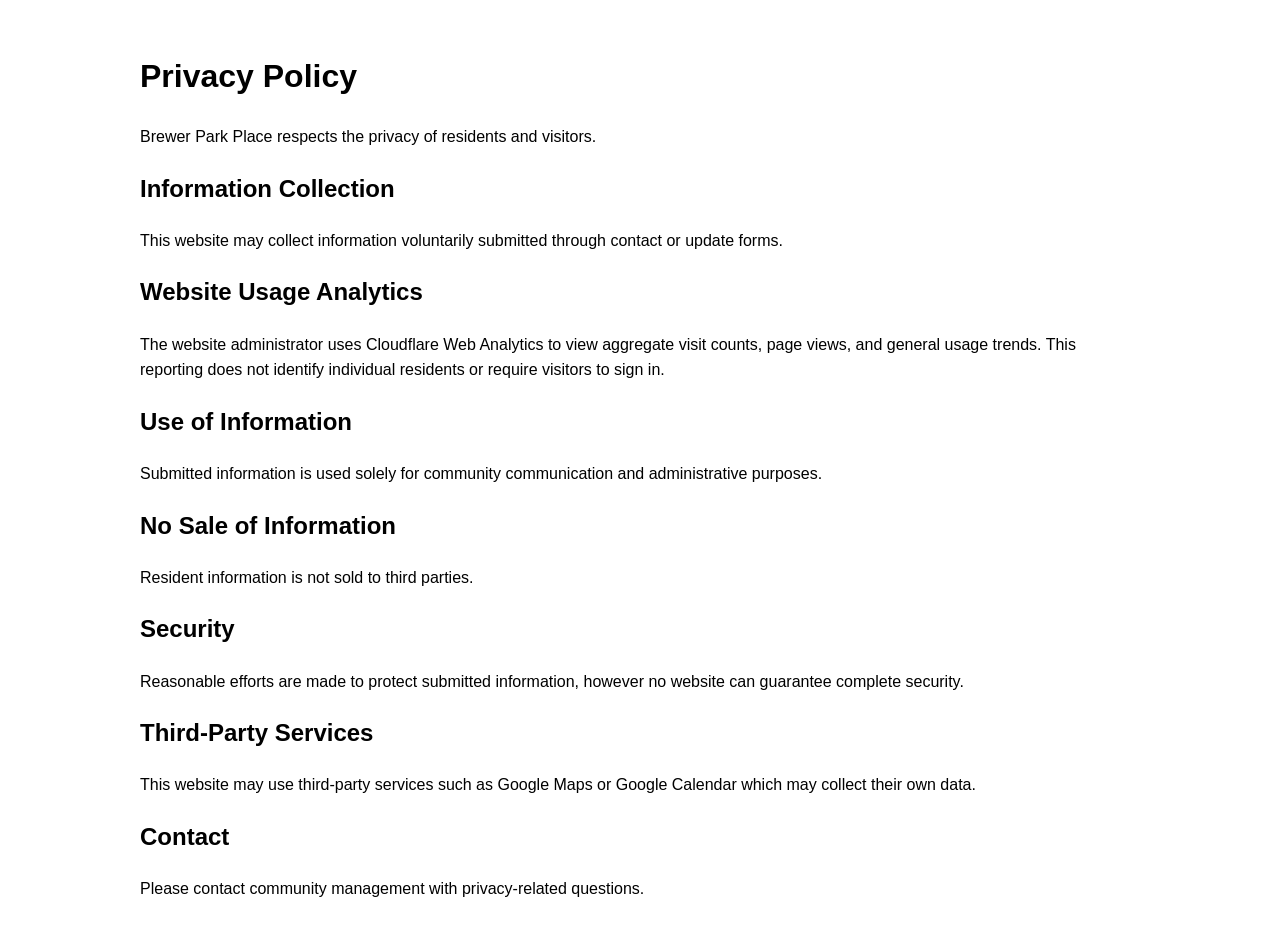
<file: privacy.html>
<!DOCTYPE html>
<html lang="en">
<head>
<meta charset="UTF-8">
<title>Privacy Policy - Brewer Park Place</title>
<style>
body{
  font-family:Arial, sans-serif;
  max-width:1000px;
  margin:auto;
  padding:30px;
  line-height:1.6;
}
</style>
</head>
<body>

<h1>Privacy Policy</h1>

<p>
Brewer Park Place respects the privacy of residents and visitors.
</p>

<h2>Information Collection</h2>

<p>
This website may collect information voluntarily submitted through
contact or update forms.
</p>

<h2>Website Usage Analytics</h2>

<p>
The website administrator uses Cloudflare Web Analytics to view aggregate
visit counts, page views, and general usage trends. This reporting does
not identify individual residents or require visitors to sign in.
</p>

<h2>Use of Information</h2>

<p>
Submitted information is used solely for community communication
and administrative purposes.
</p>

<h2>No Sale of Information</h2>

<p>
Resident information is not sold to third parties.
</p>

<h2>Security</h2>

<p>
Reasonable efforts are made to protect submitted information,
however no website can guarantee complete security.
</p>

<h2>Third-Party Services</h2>

<p>
This website may use third-party services such as Google Maps
or Google Calendar which may collect their own data.
</p>

<h2>Contact</h2>

<p>
Please contact community management with privacy-related questions.
</p>

<!-- Cloudflare Web Analytics -->
<script type="module" src="https://static.cloudflareinsights.com/beacon.min.js" data-cf-beacon='{"token":"7044c015761f4064af6e8885f72cf62d"}'></script>
<!-- End Cloudflare Web Analytics -->
</body>
</html>
</file>
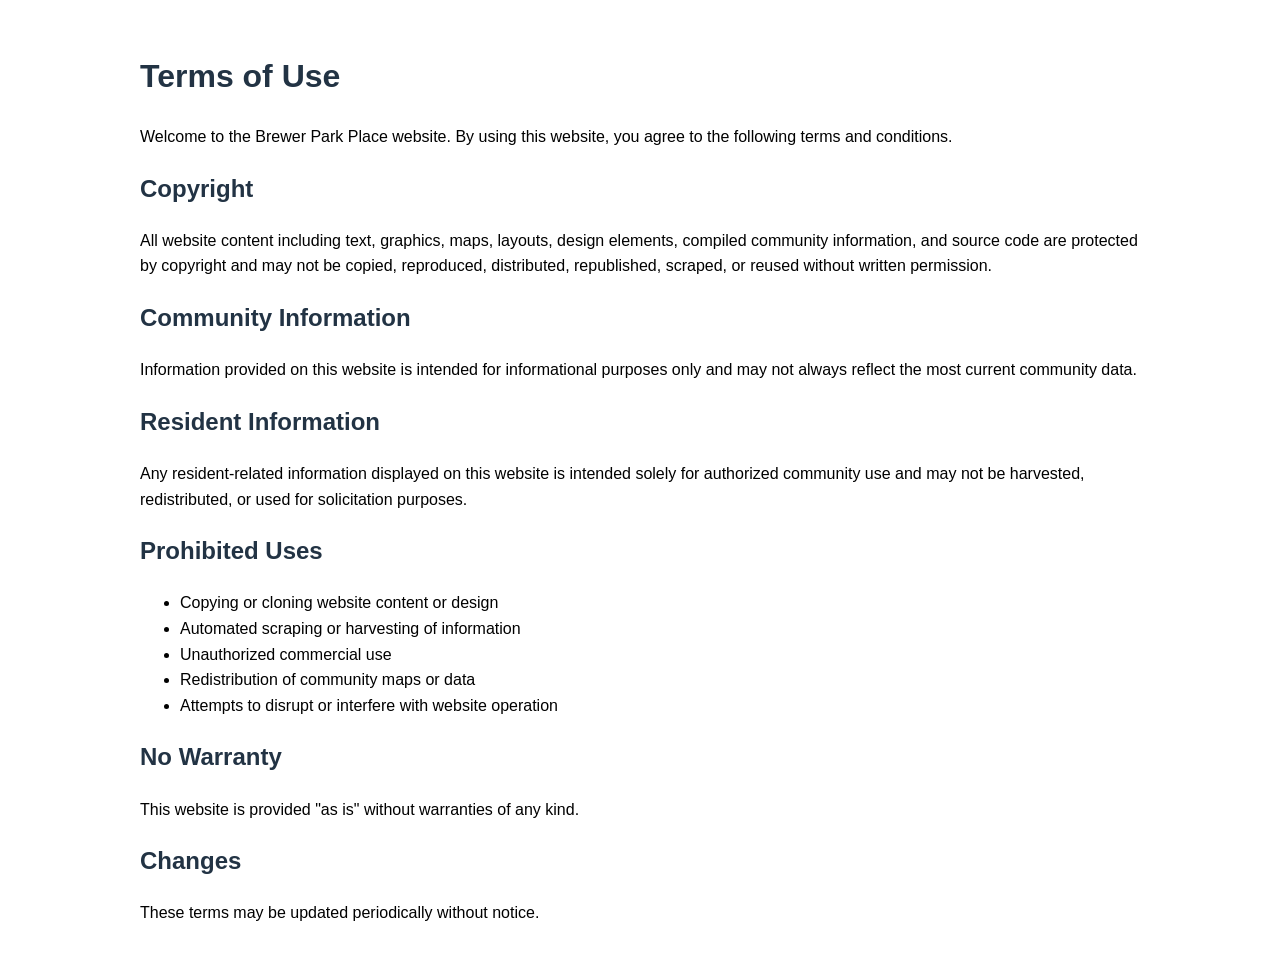
<file: terms.html>
<!DOCTYPE html>
<html lang="en">
<head>
<meta charset="UTF-8">
<title>Terms of Use - Brewer Park Place</title>
<style>
body{
  font-family:Arial, sans-serif;
  max-width:1000px;
  margin:auto;
  padding:30px;
  line-height:1.6;
}
h1,h2{
  color:#234;
}
</style>
</head>
<body>

<h1>Terms of Use</h1>

<p>
Welcome to the Brewer Park Place website. By using this website,
you agree to the following terms and conditions.
</p>

<h2>Copyright</h2>

<p>
All website content including text, graphics, maps, layouts,
design elements, compiled community information, and source code
are protected by copyright and may not be copied, reproduced,
distributed, republished, scraped, or reused without written permission.
</p>

<h2>Community Information</h2>

<p>
Information provided on this website is intended for informational
purposes only and may not always reflect the most current community data.
</p>

<h2>Resident Information</h2>

<p>
Any resident-related information displayed on this website is intended
solely for authorized community use and may not be harvested,
redistributed, or used for solicitation purposes.
</p>

<h2>Prohibited Uses</h2>

<ul>
<li>Copying or cloning website content or design</li>
<li>Automated scraping or harvesting of information</li>
<li>Unauthorized commercial use</li>
<li>Redistribution of community maps or data</li>
<li>Attempts to disrupt or interfere with website operation</li>
</ul>

<h2>No Warranty</h2>

<p>
This website is provided "as is" without warranties of any kind.
</p>

<h2>Changes</h2>

<p>
These terms may be updated periodically without notice.
</p>

<!-- Cloudflare Web Analytics -->
<script type="module" src="https://static.cloudflareinsights.com/beacon.min.js" data-cf-beacon='{"token":"7044c015761f4064af6e8885f72cf62d"}'></script>
<!-- End Cloudflare Web Analytics -->
</body>
</html>
</file>
<file: style.css>
/* Brewer Park Place Condos website styles */
.rules-title{
  cursor:pointer;
  background:#f3f7fa;
  padding:14px;
  border-radius:10px;
  margin-top:14px;
}

.rules-content{
  display:none;
  padding:14px;
}
    :root {
      --navy: #1f3a5f;
      --blue: #2f6f9f;
      --sky: #eaf4fb;
      --green: #2f6b57;
      --cream: #f7f4ed;
      --border: #d9e2ea;
      --text: #1f2937;
      --muted: #667085;
      --card: #ffffff;
      --important: #fff6d7;
      --urgent: #ffe4e4;
      --shadow: 0 10px 28px rgba(15, 23, 42, .09);
    }

    * { box-sizing: border-box; }
    html { scroll-behavior: smooth; }
    body {
      margin: 0;
      font-family: Arial, Helvetica, sans-serif;
      color: var(--text);
      background: linear-gradient(180deg, #f5f8fb 0%, #eef3f7 100%);
      font-size: 18px;
      line-height: 1.5;
    }

  header {
  color: white;
  background-image:
    linear-gradient(rgba(0,0,0,.42), rgba(0,0,0,.42)),
    url("bpp-entrance-2.jpg");
  background-size: cover;
  background-position: center 70%;
  background-repeat: no-repeat;
  min-height: 520px;
  padding: 42px 22px 34px;
  border-bottom: 6px solid rgba(255,255,255,.22);
}

.hero {
  max-width: 1180px;
  margin: 0 auto;
  display: grid;
  grid-template-columns: 1fr auto;
  gap: 22px;
  align-items: center;
}

    .brand-kicker {
      display: inline-block;
      margin-bottom: 10px;
      padding: 7px 12px;
      border-radius: 999px;
      background: rgba(255,255,255,.18);
      font-size: 15px;
      font-weight: 700;
      letter-spacing: .04em;
      text-transform: uppercase;
    }

    header h1 {
      margin: 0;
      font-size: clamp(36px, 5vw, 58px);
      line-height: 1.05;
      letter-spacing: -.03em;
    }

    header p {
      margin: 12px 0 0;
      font-size: 21px;
      opacity: .95;
      max-width: 760px;
    }

    .hero-card {
      background: rgba(255,255,255,.15);
      border: 1px solid rgba(255,255,255,.28);
      border-radius: 22px;
      padding: 18px;
      min-width: 260px;
      box-shadow: 0 12px 30px rgba(0,0,0,.12);
    }

    .hero-card strong {
      display: block;
      font-size: 18px;
      margin-bottom: 4px;
    }

    main {
      max-width: 1180px;
      margin: 0 auto;
      padding: 26px 24px 36px;
    }

    .toolbar {
      display: grid;
      grid-template-columns: 1fr auto;
      gap: 14px;
      margin: -48px 0 22px;
      align-items: center;
    }

    .search-wrap {
      background: white;
      border: 1px solid var(--border);
      border-radius: 20px;
      box-shadow: var(--shadow);
      padding: 10px;
    }

    input[type="search"] {
      width: 100%;
      padding: 17px 18px;
      border: 0;
      outline: 0;
      border-radius: 14px;
      font-size: 20px;
      background: #f8fafc;
    }

    .pill {
      display: inline-flex;
      align-items: center;
      justify-content: center;
      padding: 13px 16px;
      border-radius: 999px;
      background: white;
      color: var(--navy);
      border: 1px solid var(--border);
      box-shadow: var(--shadow);
      font-size: 15px;
      font-weight: 700;
      white-space: nowrap;
      min-height: 55px;
    }

    nav {
      display: flex;
      flex-wrap: wrap;
      gap: 10px;
      margin: 18px 0 28px;
    }

    nav a {
      color: var(--navy);
      background: white;
      border: 1px solid var(--border);
      padding: 12px 16px;
      border-radius: 999px;
      text-decoration: none;
      font-weight: 700;
      box-shadow: 0 3px 10px rgba(15, 23, 42, .05);
    }

    nav a:hover { border-color: var(--blue); }

    .section-title {
      display: flex;
      justify-content: space-between;
      align-items: end;
      gap: 16px;
      margin-bottom: 14px;
      border-bottom: 2px solid var(--border);
      padding-bottom: 10px;
    }

    section { margin: 32px 0; }
    h2 {
      color: var(--navy);
      font-size: 31px;
      margin: 0;
      letter-spacing: -.02em;
    }

    .section-note {
      color: var(--muted);
      font-size: 16px;
      margin: 0;
    }

    .grid {
      display: grid;
      grid-template-columns: repeat(auto-fit, minmax(310px, 1fr));
      gap: 18px;
    }

    .card {
      background: var(--card);
      border: 1px solid var(--border);
      border-radius: 22px;
      padding: 20px;
      box-shadow: 0 6px 18px rgba(15, 23, 42, .07);
    }

    .card h3 {
      margin: 0 0 8px;
      font-size: 23px;
      color: #172033;
    }

    .meta {
      color: var(--muted);
      font-size: 16px;
      margin-bottom: 9px;
      font-weight: 600;
    }

    .card a {
      color: var(--blue);
      font-weight: 700;
    }

   .button-link {
    display: inline-block;
    margin-top: 4px;
    padding: 10px 16px;
    border-radius: 8px;
    background: #17365d;
    color: #ffffff !important;
    border: none;
    text-decoration: none;
    font-weight: 700;
     font-size: 18px;
    cursor: pointer;
    transition: background .2s ease, transform .2s ease;
}

.button-link:hover {
    background: #244e7d;
    color: #ffffff;
    transform: translateY(-1px);
}


    .announcement-list {
      margin: 0;
      padding-left: 1.4rem;
      font-size: 1.05rem;
      line-height: 1.65;
    }
    .announcement-list li {
      margin: 0 0 .6rem;
      padding-left: .25rem;
    }
    .announcement.important { background: var(--important); border-color: #f3d36b; }
    .announcement.urgent { background: var(--urgent); border-color: #ee9a9a; }

    .notice {
      border-left: 6px solid var(--blue);
      background: white;
      padding: 17px 19px;
      border-radius: 16px;
      margin: 0 0 18px;
      box-shadow: 0 4px 14px rgba(15, 23, 42, .05);
    }

    .quick-card {
      border-top: 5px solid var(--blue);
    }



    .contact-tools {
      display: grid;
      grid-template-columns: 1fr auto;
      gap: 12px;
      align-items: center;
      margin-bottom: 18px;
    }

    .contact-search {
      width: 100%;
      padding: 15px 16px;
      border: 1px solid var(--border);
      border-radius: 16px;
      font-size: 18px;
      background: white;
      box-shadow: 0 4px 14px rgba(15, 23, 42, .05);
    }

    .contact-count {
      white-space: nowrap;
      color: var(--muted);
      font-size: 15px;
      font-weight: 700;
    }

    .contact-group {
      margin: 18px 0 26px;
    }

    .contact-group-title {
      margin: 0 0 12px;
      color: var(--green);
      font-size: 24px;
      border-left: 6px solid var(--green);
      padding-left: 12px;
    }

    .contact-card {
      position: relative;
      overflow: hidden;
      border-top: 5px solid var(--blue);
    }

    .contact-card.board { border-top-color: var(--navy); }
    .contact-card.management { border-top-color: var(--green); }
    .contact-card.emergency { border-top-color: #b42318; }

    .contact-name {
      font-size: 21px;
      font-weight: 800;
      color: #172033;
      margin-bottom: 2px;
    }

    .contact-role {
      color: var(--muted);
      font-weight: 700;
      margin-bottom: 12px;
    }

    .contact-actions {
      display: flex;
      flex-wrap: wrap;
      gap: 10px;
      margin: 12px 0;
    }

    .contact-button {
      display: inline-flex;
      align-items: center;
      gap: 7px;
      padding: 10px 13px;
      border-radius: 12px;
      background: var(--sky);
      color: var(--blue);
      text-decoration: none;
      font-weight: 800;
      border: 1px solid #cfe5f3;
    }

    .contact-button.emergency {
      color: #b42318;
      background: #fff1f0;
      border-color: #ffd1cc;
    }

    .contact-note {
      margin-top: 10px;
      color: var(--text);
    }

    .private-note {
      margin-top: 12px;
      padding: 12px;
      border-radius: 14px;
      background: #f8fafc;
      color: var(--muted);
      font-size: 15px;
      border: 1px dashed var(--border);
    }

    footer {
      border-top: 1px solid var(--border);
      margin-top: 36px;
      padding: 26px;
      color: var(--muted);
      text-align: center;
      font-size: 15px;
      background: rgba(255,255,255,.55);
    }

    .hidden { display: none !important; }

    @media (max-width: 760px) {
      body { font-size: 17px; }
      .hero { grid-template-columns: 1fr; }
      .hero-card { min-width: auto; }
      main { padding: 18px 16px 30px; }
      .toolbar { grid-template-columns: 1fr; margin-top: -36px; }
      .section-title { display: block; }
      .section-note { margin-top: 4px; }
      .contact-tools { grid-template-columns: 1fr; }
    }
  
    /* Embedded Community Map Dashboard */

#community-map-dashboard {
  background:#f4f6f8;
  color:#1f2937;
  border-radius:22px;
  overflow:visible;
  padding-top:6px;
}
#community-map-dashboard * { box-sizing:border-box; }
#community-map-dashboard .app {
  display:grid;
  grid-template-columns:1fr 420px;
  gap:18px;
  padding:18px;
  max-width:1400px;
  margin:0 auto;
}
#community-map-dashboard .panel { background:#fff; border:1px solid #d1d5db; border-radius:16px; box-shadow:0 8px 24px rgba(0,0,0,.08); overflow:hidden; }
#community-map-dashboard .toolbar {
  padding:10px 14px;
  display:flex;
  gap:10px;
  border-bottom:1px solid #d1d5db;
  align-items:center;
  height:auto;
  background:#ffffff;
  position:sticky;
  top:0;
  z-index:20;
}
#community-map-dashboard input {
  width:100%;
  font-size:16px;
  padding:10px 12px;
  height:42px;
  border:1px solid #d1d5db;
  border-radius:12px;
}
#community-map-dashboard button {
  font-size:16px;
  height:42px;
  padding:0 14px;
  border:0;
  border-radius:12px;
  background:#2563eb;
  color:#fff;
  cursor:pointer;
}
#community-map-dashboard button:hover { background:#1d4ed8; }
#community-map-dashboard .map-wrap {
  position:relative;
  width:100%;
  overflow:auto;
  background:#e5e7eb;
  display:flex;
  justify-content:center;
}
#community-map-dashboard .map-inner {
  position: relative;
  display: inline-block;
}

#community-map-dashboard .map-inner img {
  display: block;
  max-width: none;
}
    
#community-map-dashboard .marker {
  position: absolute;
  transform: translate(-50%,-50%);
  
  background: transparent;
  border: 0;
  cursor: pointer;

  color: white;
  font-weight: 900;
  font-size: 20px;
  line-height: 1;

  text-shadow:
    -2px -2px 0 #000,
     2px -2px 0 #000,
    -2px  2px 0 #000,
     2px  2px 0 #000,
     0 0 6px #000;

  padding: 0;
  margin: 0;

  display: flex;
  align-items: center;
  justify-content: center;

  min-width: 28px;
  min-height: 28px;
}
#community-map-dashboard .marker:hover,
#community-map-dashboard .marker.active { background:rgba(37,99,235,.25); border-color:#2563eb; box-shadow:0 0 0 4px rgba(37,99,235,.2); }
#community-map-dashboard .marker.problem { border-color:rgba(220,38,38,.45); }
#community-map-dashboard .detail { padding:20px; }
#community-map-dashboard .detail h2 { font-size:30px; margin:0 0 4px; }
#community-map-dashboard .sub { font-size:18px; color:#6b7280; margin-bottom:18px; }
#community-map-dashboard .info-row { border-top:1px solid #d1d5db; padding:14px 0; }
#community-map-dashboard .label { font-size:14px; color:#6b7280; text-transform:uppercase; letter-spacing:.05em; margin-bottom:4px; }
#community-map-dashboard .value { font-size:22px; font-weight:700; }
#community-map-dashboard .phone a { color:#2563eb; text-decoration:none; }
#community-map-dashboard .note { color:#dc2626; font-weight:700; }
#community-map-dashboard .list { max-height:420px; overflow:auto; border-top:1px solid #d1d5db; }
#community-map-dashboard .list-item { padding:12px 16px; border-bottom:1px solid #d1d5db; cursor:pointer; }
#community-map-dashboard .list-item:hover { background:#eff6ff; }
#community-map-dashboard .badge { display:inline-block; font-size:13px; padding:4px 8px; border-radius:999px; background:#e5e7eb; margin-left:6px; }
#community-map-dashboard .badge.warn { color:#991b1b; background:#fee2e2; }
#community-map-dashboard .footer-note { padding:12px 16px; color:#6b7280; font-size:14px; border-top:1px solid #d1d5db; }
@media(max-width:950px) {
  #community-map-dashboard .app { grid-template-columns:1fr; }
  #community-map-dashboard .map-wrap { max-height:70vh; }
}

  
#community-map-dashboard .marker.search-match {
  background:rgba(220,38,38,.32);
  border-color:#dc2626;
  box-shadow:0 0 0 6px rgba(220,38,38,.22);
}
#topBtn {
  position: fixed;
  bottom: 24px;
  right: 24px;

  background: #1d4e89;
  color: white;

  border: none;
  border-radius: 999px;

  padding: 12px 18px;
  font-size: 16px;
  font-weight: 600;

  cursor: pointer;

  box-shadow: 0 4px 14px rgba(0,0,0,.22);

  z-index: 9999;

  opacity: 0;
  visibility: hidden;

  transition: all .25s ease;
}

#topBtn.show {
  opacity: 1;
  visibility: visible;
}

#topBtn:hover {
  background: #163b68;
  transform: translateY(-2px);
}
/* Resident Forms & Maintenance Center */

.form-card {
  position: relative;
  display: flex;
  flex-direction: column;
  border-top: 5px solid var(--blue);
}

.form-card h3 {
  color: var(--navy);
}

.form-card p {
  margin-top: 8px;
}

.form-icon {
  width: 52px;
  height: 52px;
  display: flex;
  align-items: center;
  justify-content: center;
  margin-bottom: 14px;
  border-radius: 16px;
  background: var(--sky);
  font-size: 28px;
}

.form-button {
  align-self: flex-start;
  margin-top: auto;
  padding: 12px 16px;
}

.form-help {
  margin-top: 16px !important;
  padding-top: 14px;
  border-top: 1px solid var(--border);
  color: var(--muted);
  font-size: 15px;
}

.form-help a {
  overflow-wrap: anywhere;
}
</file>
